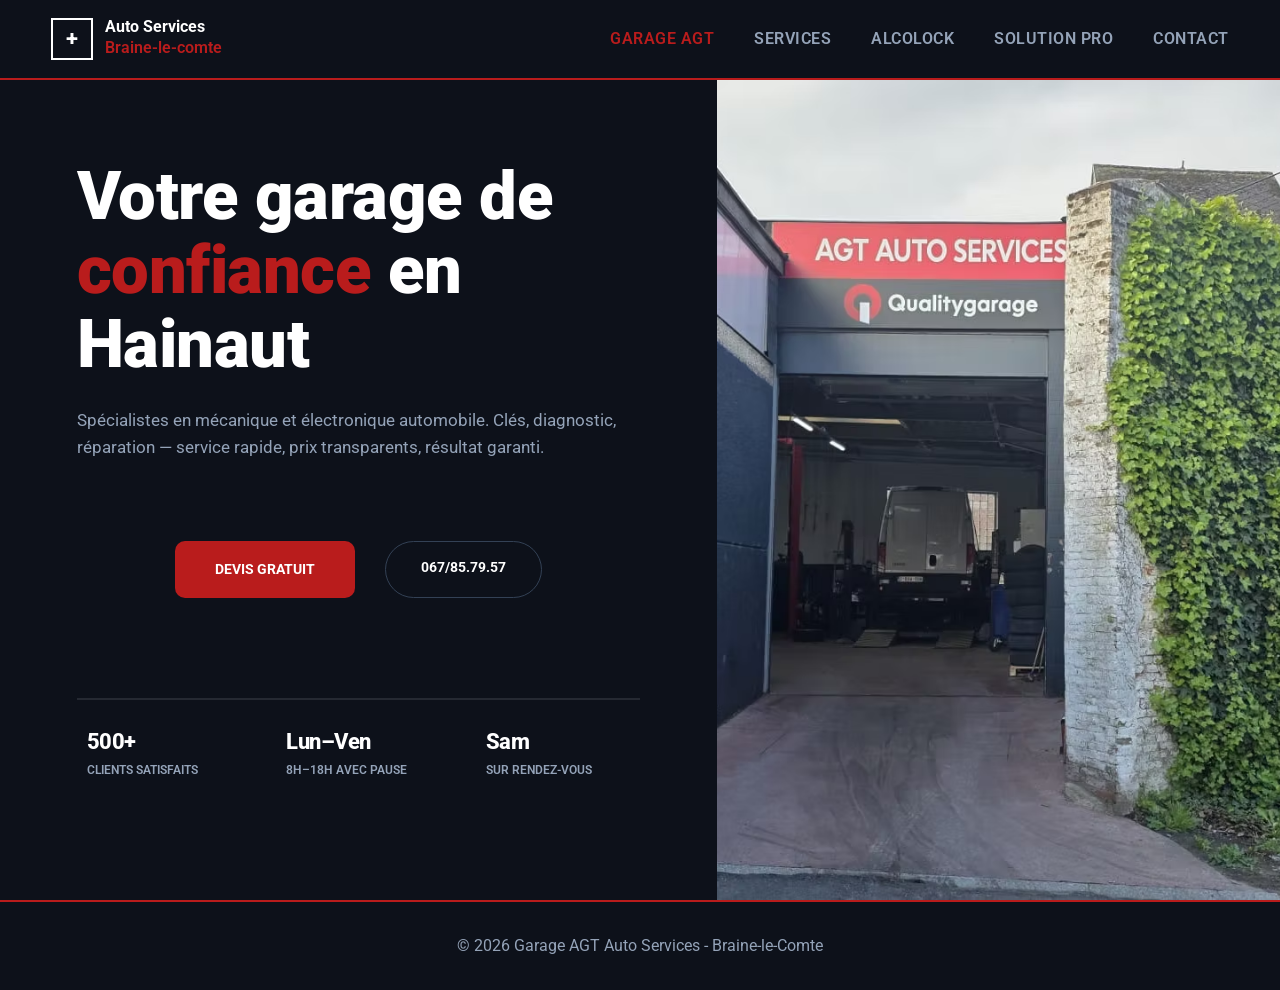
<file: index.html>
<!DOCTYPE html>
<html lang="fr">
<head>
    <meta charset="UTF-8">
    <meta name="viewport" content="width=device-width, initial-scale=1.0">
    <title>Garage AGT Auto Services - Braine-le-Comte</title>
    <link rel="stylesheet" href="style.css">
    <link href="https://fonts.googleapis.com/css2?family=Roboto:wght@300;400;500;700;900&display=swap" rel="stylesheet">
</head>
<body>

    <header>
        <div class="nav-container">
            <div class="brand">
                <div class="logo-box">+</div>
                <div class="brand-text">
                    <div class="brand-name">Auto Services</div>
                    <div class="brand-sub">Braine-le-comte</div>
                </div>
            </div>
            <div class="menu-toggle" id="mobile-menu">
            <span class="bar"></span>
            <span class="bar"></span>
            <span class="bar"></span>
        </div>
            <nav>
                <div class="mobile-nav-header">
                    <div class="brand">
                        <div class="logo-box">+</div>
                        <div class="brand-text">
                            <div class="brand-name">Auto Services</div>
                            <div class="brand-sub">Braine-le-comte</div>
                        </div>
                    </div>
                </div>
                <ul class="nav-list">
                    <li><a href="index.html" class="active">Garage AGT</a></li>
                    <li><a href="services.html">SERVICES</a></li>
                    <li><a href="alcolock.html">ALCOLOCK</a></li>
                    <li><a href="solution-pro.html">SOLUTION PRO</a></li>
                    <li><a href="contact.html">CONTACT</a></li>
                </ul>
            </nav>
        </div>
    </header>

    <main class="hero">
        <div class="hero-content">
            
            <h1>Votre garage de <span>confiance</span> en Hainaut</h1>
            
            <p>Spécialistes en mécanique et électronique automobile. Clés, diagnostic, réparation — service rapide, prix transparents, résultat garanti.</p>
            
            <div class="hero-actions">
                <a href="devis.html" class="btn btn-red">Devis gratuit</a>
                <a href="tel:067857957" class="btn btn-outline">067/85.79.57</a>
            </div>

            <div class="stats-bar">
                <div class="stat-column">
                    <h3>500+</h3>
                    <p>Clients satisfaits</p>
                </div>
                <div class="stat-column">
                    <h3>Lun–Ven</h3>
                    <p>8h–18h avec pause</p>
                </div>
                <div class="stat-column">
                    <h3>Sam</h3>
                    <p>Sur rendez-vous</p>
                </div>
            </div>
        </div>
        
        <div class="hero-visual"></div>
    </main>


<footer>
        <p>&copy; 2026 Garage AGT Auto Services - Braine-le-Comte</p>
    </footer>

   <script>
document.addEventListener('DOMContentLoaded', function() {
    const btn = document.getElementById('mobile-menu');
    const nav = document.querySelector('.nav-container nav');

    if (btn && nav) {
        btn.addEventListener('click', function() {
            console.log("Bouton cliqué !"); // Si ça s'affiche en console, le JS est bon
            nav.classList.toggle('active');
            btn.classList.toggle('is-active');
        });
    } else {
        console.log("Erreur : Bouton ou Nav introuvable dans le HTML");
    }
});
</script>
</body>
</html>
</file>
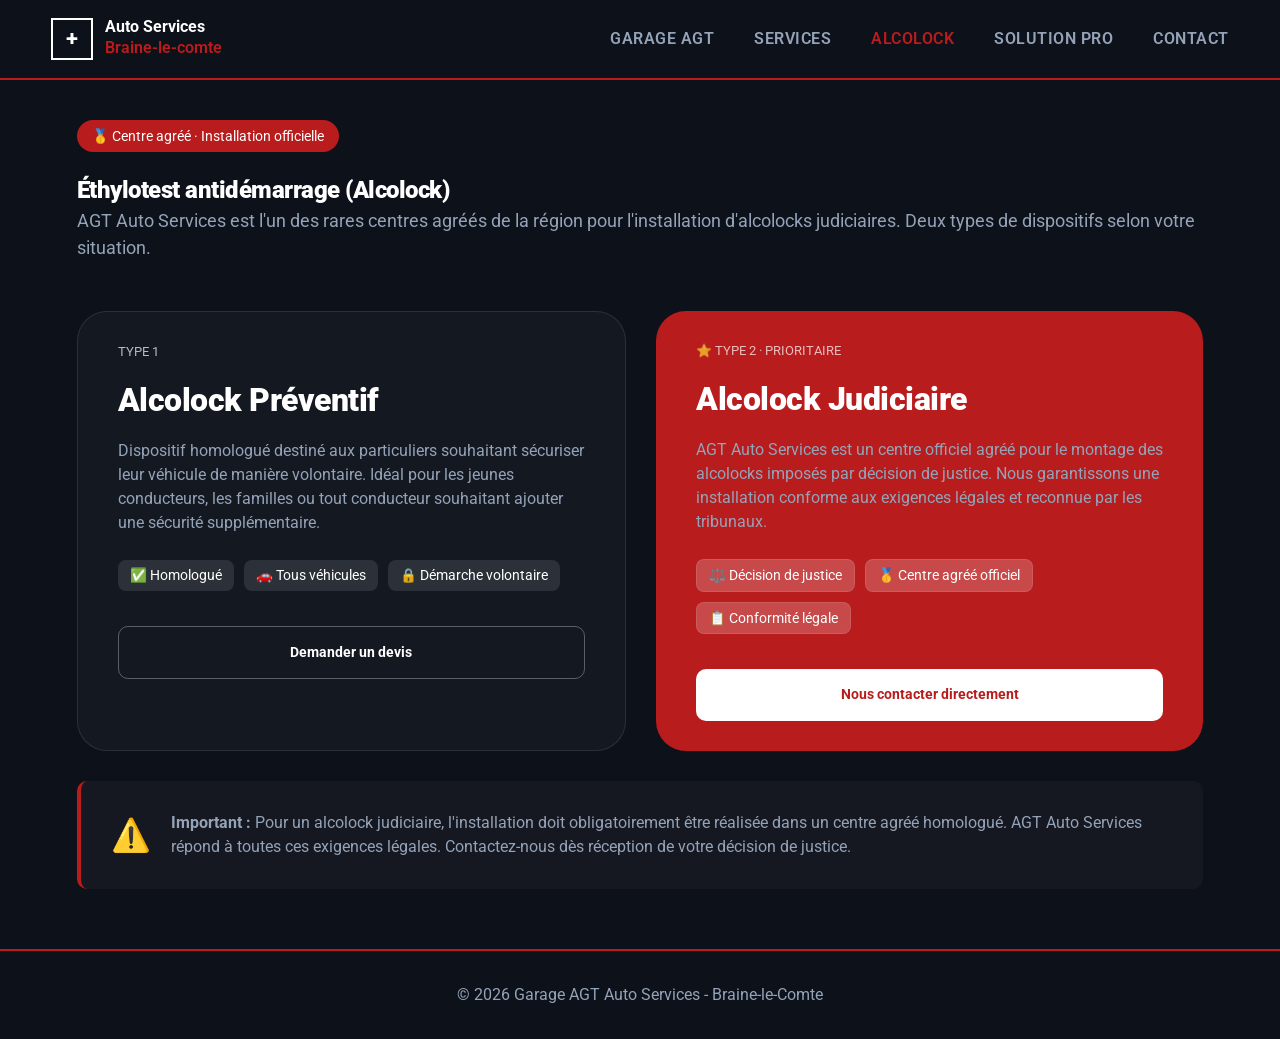
<file: alcolock.html>
<!DOCTYPE html>
<html lang="fr">
<head>
    <meta charset="UTF-8">
    <meta name="viewport" content="width=device-width, initial-scale=1.0">
    <title>Alcolock - Garage AGT</title>
    <link rel="stylesheet" href="style.css">
    <link href="https://fonts.googleapis.com/css2?family=Roboto:wght@300;400;700;900&display=swap" rel="stylesheet">
<body>

    <header>
        <div class="nav-container">
            <div class="brand">
                <div class="logo-box">+</div>
                <div class="brand-text">
                    <div class="brand-name">Auto Services</div>
                    <div class="brand-sub">Braine-le-comte</div>
                </div>
            </div>
            <div class="menu-toggle" id="mobile-menu">
            <span class="bar"></span>
            <span class="bar"></span>
            <span class="bar"></span>
        </div>
            <nav>
                <div class="mobile-nav-header">
                    <div class="brand">
                        <div class="logo-box">+</div>
                        <div class="brand-text">
                            <div class="brand-name">Auto Services</div>
                            <div class="brand-sub">Braine-le-comte</div>
                        </div>
                    </div>
                </div>
                <ul class="nav-list">
                    <li><a href="index.html">Garage AGT</a></li>
                    <li><a href="services.html">SERVICES</a></li>
                    <li><a href="alcolock.html" class="active">ALCOLOCK</a></li>
                    <li><a href="solution-pro.html">SOLUTION PRO</a></li>
                    <li><a href="contact.html">CONTACT</a></li>
                </ul>
            </nav>
        </div>
    </header>

    <main class="alcolock-page">
        <section class="alcolock-header">
            <div class="badge-red">🥇 Centre agréé · Installation officielle</div>
            <h1>Éthylotest antidémarrage (Alcolock)</h1>
            <p class="intro-text">
                AGT Auto Services est l'un des rares centres agréés de la région pour l'installation d'alcolocks judiciaires. 
                Deux types de dispositifs selon votre situation.
            </p>
        </section>

        <section class="alcolock-grid">
            <div class="alcolock-card card-dark">
                <span class="card-type">Type 1</span>
                <h2>Alcolock Préventif</h2>
                <p>Dispositif homologué destiné aux particuliers souhaitant sécuriser leur véhicule de manière volontaire. Idéal pour les jeunes conducteurs, les familles ou tout conducteur souhaitant ajouter une sécurité supplémentaire.</p>
                
                <div class="tags-container">
                    <span class="tag">✅ Homologué</span>
                    <span class="tag">🚗 Tous véhicules</span>
                    <span class="tag">🔒 Démarche volontaire</span>
                </div>
                
                <a href="devis.html" class="btn btn-outline-white">Demander un devis</a>
            </div>

            <div class="alcolock-card card-red">
                <span class="card-type">⭐ Type 2 · Prioritaire</span>
                <h2>Alcolock Judiciaire</h2>
                <p>AGT Auto Services est un centre officiel agréé pour le montage des alcolocks imposés par décision de justice. Nous garantissons une installation conforme aux exigences légales et reconnue par les tribunaux.</p>
                
                <div class="tags-container">
                    <span class="tag-glass">⚖️ Décision de justice</span>
                    <span class="tag-glass">🥇 Centre agréé officiel</span>
                    <span class="tag-glass">📋 Conformité légale</span>
                </div>
                
                <a href="tel:067857957" class="btn btn-white">Nous contacter directement</a>
            </div>
        </section>

        <section class="alcolock-footer">
            <div class="warning-box">
                <span class="warning-icon">⚠️</span>
                <p><strong>Important :</strong> Pour un alcolock judiciaire, l'installation doit obligatoirement être réalisée dans un centre agréé homologué. AGT Auto Services répond à toutes ces exigences légales. Contactez-nous dès réception de votre décision de justice.</p>
            </div>
        </section>
    </main>

<footer>
        <p>&copy; 2026 Garage AGT Auto Services - Braine-le-Comte</p>
    </footer>

<script>
document.addEventListener('DOMContentLoaded', function() {
    const btn = document.getElementById('mobile-menu');
    const nav = document.querySelector('.nav-container nav');

    if (btn && nav) {
        btn.addEventListener('click', function() {
            console.log("Bouton cliqué !"); // Si ça s'affiche en console, le JS est bon
            nav.classList.toggle('active');
            btn.classList.toggle('is-active');
        });
    } else {
        console.log("Erreur : Bouton ou Nav introuvable dans le HTML");
    }
});
</script>
</body>
</html>
</file>
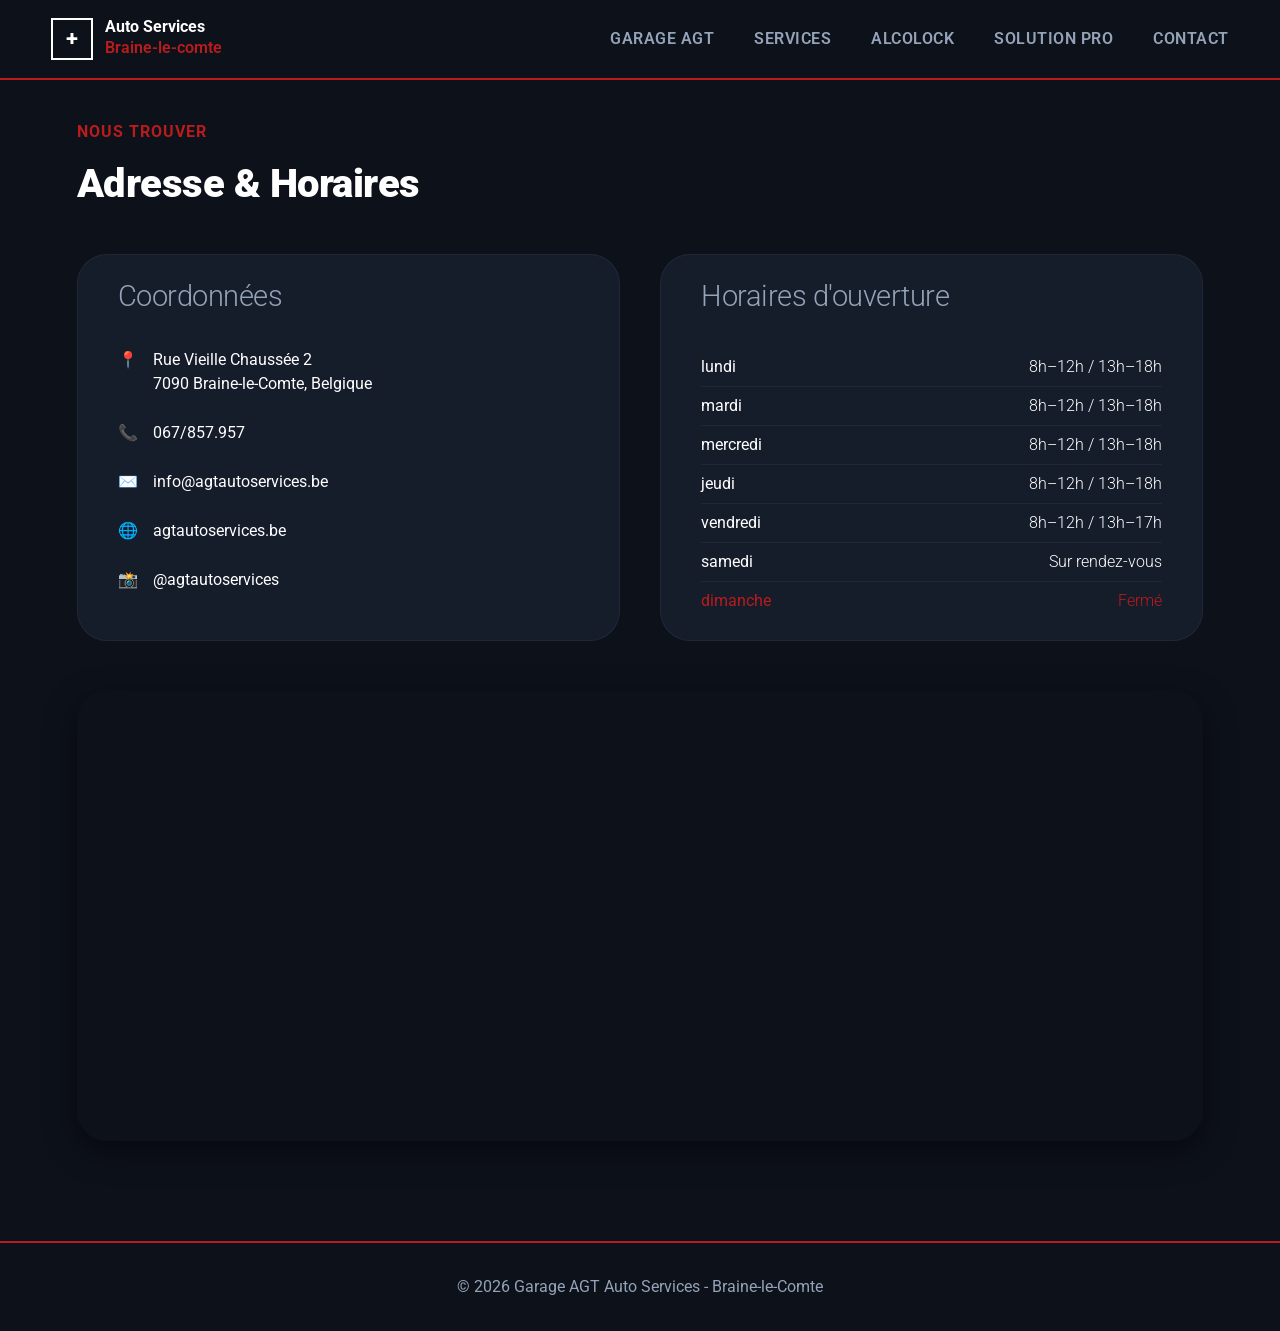
<file: contact.html>
<!DOCTYPE html>
<html lang="fr">
<head>
    <meta charset="UTF-8">
    <meta name="viewport" content="width=device-width, initial-scale=1.0">
    <title>Nous Contacter - Garage AGT</title>
    <link rel="stylesheet" href="style.css">
    <link href="https://fonts.googleapis.com/css2?family=Roboto:wght@300;400;700;900&display=swap" rel="stylesheet">
<body>

    <header>
        <div class="nav-container">
            <div class="brand">
                <div class="logo-box">+</div>
                <div class="brand-text">
                    <div class="brand-name">Auto Services</div>
                    <div class="brand-sub">Braine-le-comte</div>
                </div>
            </div>
            <div class="menu-toggle" id="mobile-menu">
            <span class="bar"></span>
            <span class="bar"></span>
            <span class="bar"></span>
        </div>
            <nav>
                <div class="mobile-nav-header">
                    <div class="brand">
                        <div class="logo-box">+</div>
                        <div class="brand-text">
                            <div class="brand-name">Auto Services</div>
                            <div class="brand-sub">Braine-le-comte</div>
                        </div>
                    </div>
                </div>
                <ul class="nav-list">
                    <li><a href="index.html">Garage AGT</a></li>
                    <li><a href="services.html">SERVICES</a></li>
                    <li><a href="alcolock.html">ALCOLOCK</a></li>
                    <li><a href="solution-pro.html">SOLUTION PRO</a></li>
                    <li><a href="contact.html">CONTACT</a></li>
                </ul>
            </nav>
        </div>
    </header>

<main class="contact-page">
        <section class="contact-header">
            <span class="sub-title">Nous trouver</span>
            <h1>Adresse & Horaires</h1>
        </section>

        <section class="contact-grid">
            <div class="contact-card">
                <h2>Coordonnées</h2>
                <ul class="contact-info-list">
                    <li>
                        <span class="contact-icon">📍</span>
                        <div>Rue Vieille Chaussée 2<br>7090 Braine-le-Comte, Belgique</div>
                    </li>
                    <li>
                        <span class="contact-icon">📞</span>
                        <a href="tel:067857957">067/857.957</a>
                    </li>
                    <li>
                        <span class="contact-icon">✉️</span>
                        <a href="mailto:info@agtautoservices.be">info@agtautoservices.be</a>
                    </li>
                    <li>
                        <span class="contact-icon">🌐</span>
                        <a href="https://agtautoservices.be" target="_blank">agtautoservices.be</a>
                    </li>
                    <li>
                        <span class="contact-icon">📸</span>
                        <a href="https://www.instagram.com/agtautoservices" target="_blank">@agtautoservices</a>
                    </li>
                </ul>
            </div>

            <div class="contact-card">
                <h2>Horaires d'ouverture</h2>
                <table class="hours-table">
                    <tr><td>lundi</td><td>8h–12h / 13h–18h</td></tr>
                    <tr><td>mardi</td><td>8h–12h / 13h–18h</td></tr>
                    <tr><td>mercredi</td><td>8h–12h / 13h–18h</td></tr>
                    <tr><td>jeudi</td><td>8h–12h / 13h–18h</td></tr>
                    <tr><td>vendredi</td><td>8h–12h / 13h–17h</td></tr>
                    <tr><td>samedi</td><td>Sur rendez-vous</td></tr>
                    <tr class="closed"><td>dimanche</td><td>Fermé</td></tr>
                </table>
            </div>
        </section>

       <section class="map-section">
            <iframe 
                src="https://www.google.com/maps/embed?pb=!1m18!1m12!1m3!1d2540.354228945763!2d4.135246777038166!3d50.6014541716223!2m3!1f0!2f0!3f0!3m2!1i1024!2i768!4f13.1!3m3!1m2!1s0x47c2b510f34ed1d3%3A0x6b69d5300d455162!2sRue%20Vieille%20Chauss%C3%A9e%202%2C%207090%20Braine-le-Comte%2C%20Belgique!5e0!3m2!1sfr!2sbe!4v1715673600000!5m2!1sfr!2sbe" 
                width="100%" 
                height="450" 
                style="border:0;" 
                allowfullscreen="" 
                loading="lazy" 
                referrerpolicy="no-referrer-when-downgrade">
            </iframe>
        </section>

    </main>

<footer>
        <p>&copy; 2026 Garage AGT Auto Services - Braine-le-Comte</p>
    </footer>

<script>
document.addEventListener('DOMContentLoaded', function() {
    const btn = document.getElementById('mobile-menu');
    const nav = document.querySelector('.nav-container nav');

    if (btn && nav) {
        btn.addEventListener('click', function() {
            console.log("Bouton cliqué !"); // Si ça s'affiche en console, le JS est bon
            nav.classList.toggle('active');
            btn.classList.toggle('is-active');
        });
    } else {
        console.log("Erreur : Bouton ou Nav introuvable dans le HTML");
    }
});
</script>
</body>
</html>
</file>
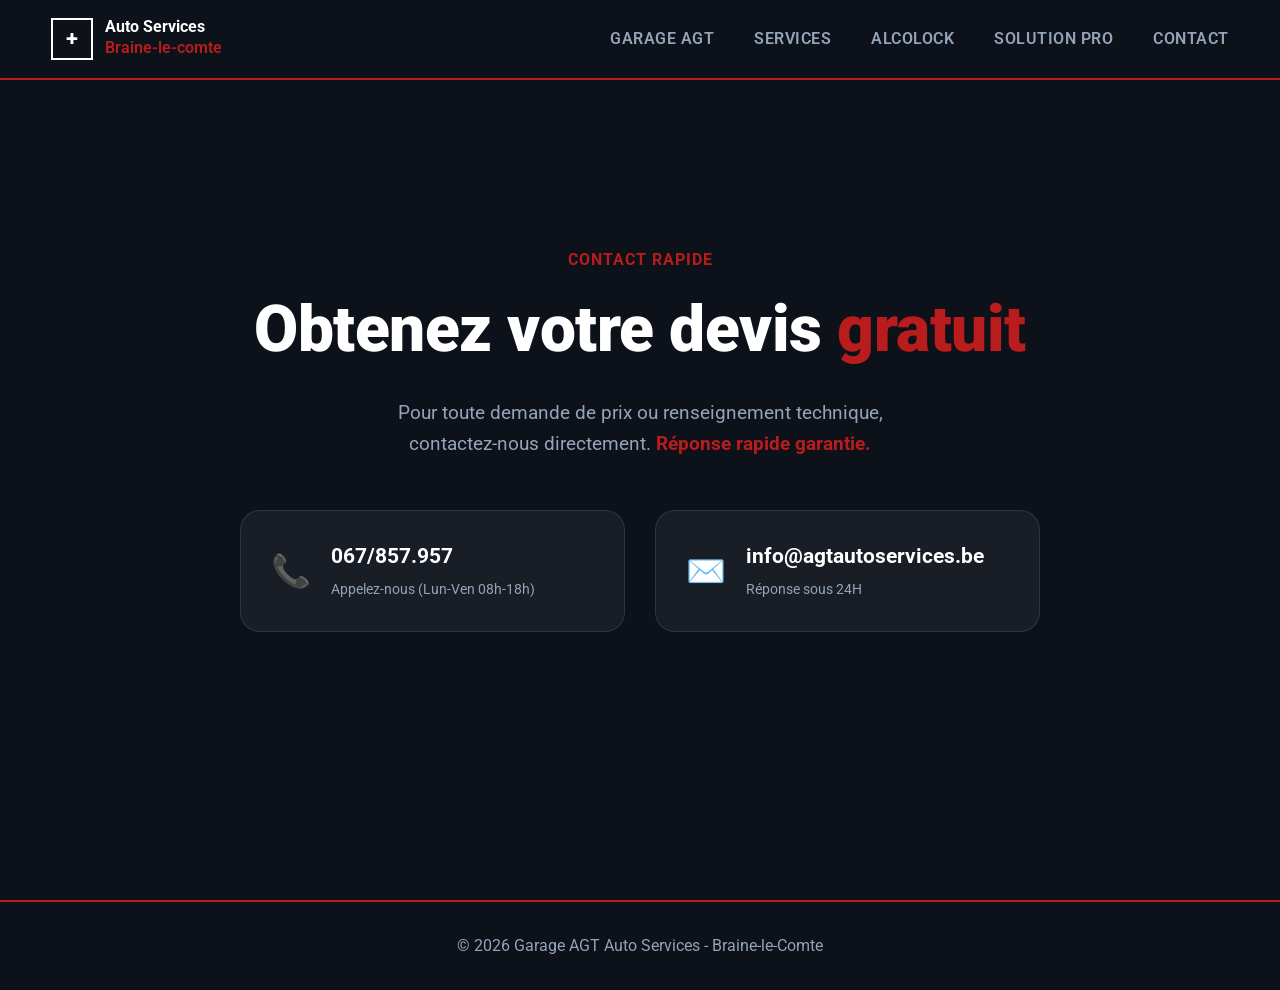
<file: devis.html>
<!DOCTYPE html>
<html lang="fr">
<head>
    <meta charset="UTF-8">
    <meta name="viewport" content="width=device-width, initial-scale=1.0">
    <title>Devis - Garage AGT</title>
    <link rel="stylesheet" href="style.css">
    <link href="https://fonts.googleapis.com/css2?family=Roboto:wght@300;400;700;900&display=swap" rel="stylesheet">
<body>

    <header>
        <div class="nav-container">
            <div class="brand">
                <div class="logo-box">+</div>
                <div class="brand-text">
                    <div class="brand-name">Auto Services</div>
                    <div class="brand-sub">Braine-le-comte</div>
                </div>
            </div>
            <div class="menu-toggle" id="mobile-menu">
            <span class="bar"></span>
            <span class="bar"></span>
            <span class="bar"></span>
        </div>
            <nav>
                <div class="mobile-nav-header">
                    <div class="brand">
                        <div class="logo-box">+</div>
                        <div class="brand-text">
                            <div class="brand-name">Auto Services</div>
                            <div class="brand-sub">Braine-le-comte</div>
                        </div>
                    </div>
                </div>
                <ul class="nav-list">
                    <li><a href="index.html">Garage AGT</a></li>
                    <li><a href="services.html">SERVICES</a></li>
                    <li><a href="alcolock.html">ALCOLOCK</a></li>
                    <li><a href="solution-pro.html">SOLUTION PRO</a></li>
                    <li><a href="contact.html">CONTACT</a></li>
                </ul>
            </nav>
        </div>
    </header>

    <main class="devis-full-page">
        <section class="devis-hero">
            <span class="sub-title">Contact rapide</span>
            <h1>Obtenez votre devis <span>gratuit</span></h1>
            <p class="devis-intro-text">
                Pour toute demande de prix ou renseignement technique, <br>
                contactez-nous directement. <strong>Réponse rapide garantie.</strong>
            </p>

            <div class="contact-boxes-wrapper">
                <a href="tel:067857957" class="contact-box-link">
                    <div class="contact-box">
                        <div class="icon-circle">📞</div>
                        <div class="box-text">
                            <strong>067/857.957</strong>
                            <span>Appelez-nous (Lun-Ven 08h-18h)</span>
                        </div>
                    </div>
                </a>

                <a href="mailto:info@agtautoservices.be" class="contact-box-link">
                    <div class="contact-box">
                        <div class="icon-circle">✉️</div>
                        <div class="box-text">
                            <strong>info@agtautoservices.be</strong>
                            <span>Réponse sous 24H</span>
                        </div>
                    </div>
                </a>
            </div>
        </section>
    </main>

<footer>
        <p>&copy; 2026 Garage AGT Auto Services - Braine-le-Comte</p>
    </footer>

<script>
document.addEventListener('DOMContentLoaded', function() {
    const btn = document.getElementById('mobile-menu');
    const nav = document.querySelector('.nav-container nav');

    if (btn && nav) {
        btn.addEventListener('click', function() {
            console.log("Bouton cliqué !"); // Si ça s'affiche en console, le JS est bon
            nav.classList.toggle('active');
            btn.classList.toggle('is-active');
        });
    } else {
        console.log("Erreur : Bouton ou Nav introuvable dans le HTML");
    }
});
</script>
</body>
</html>
</file>
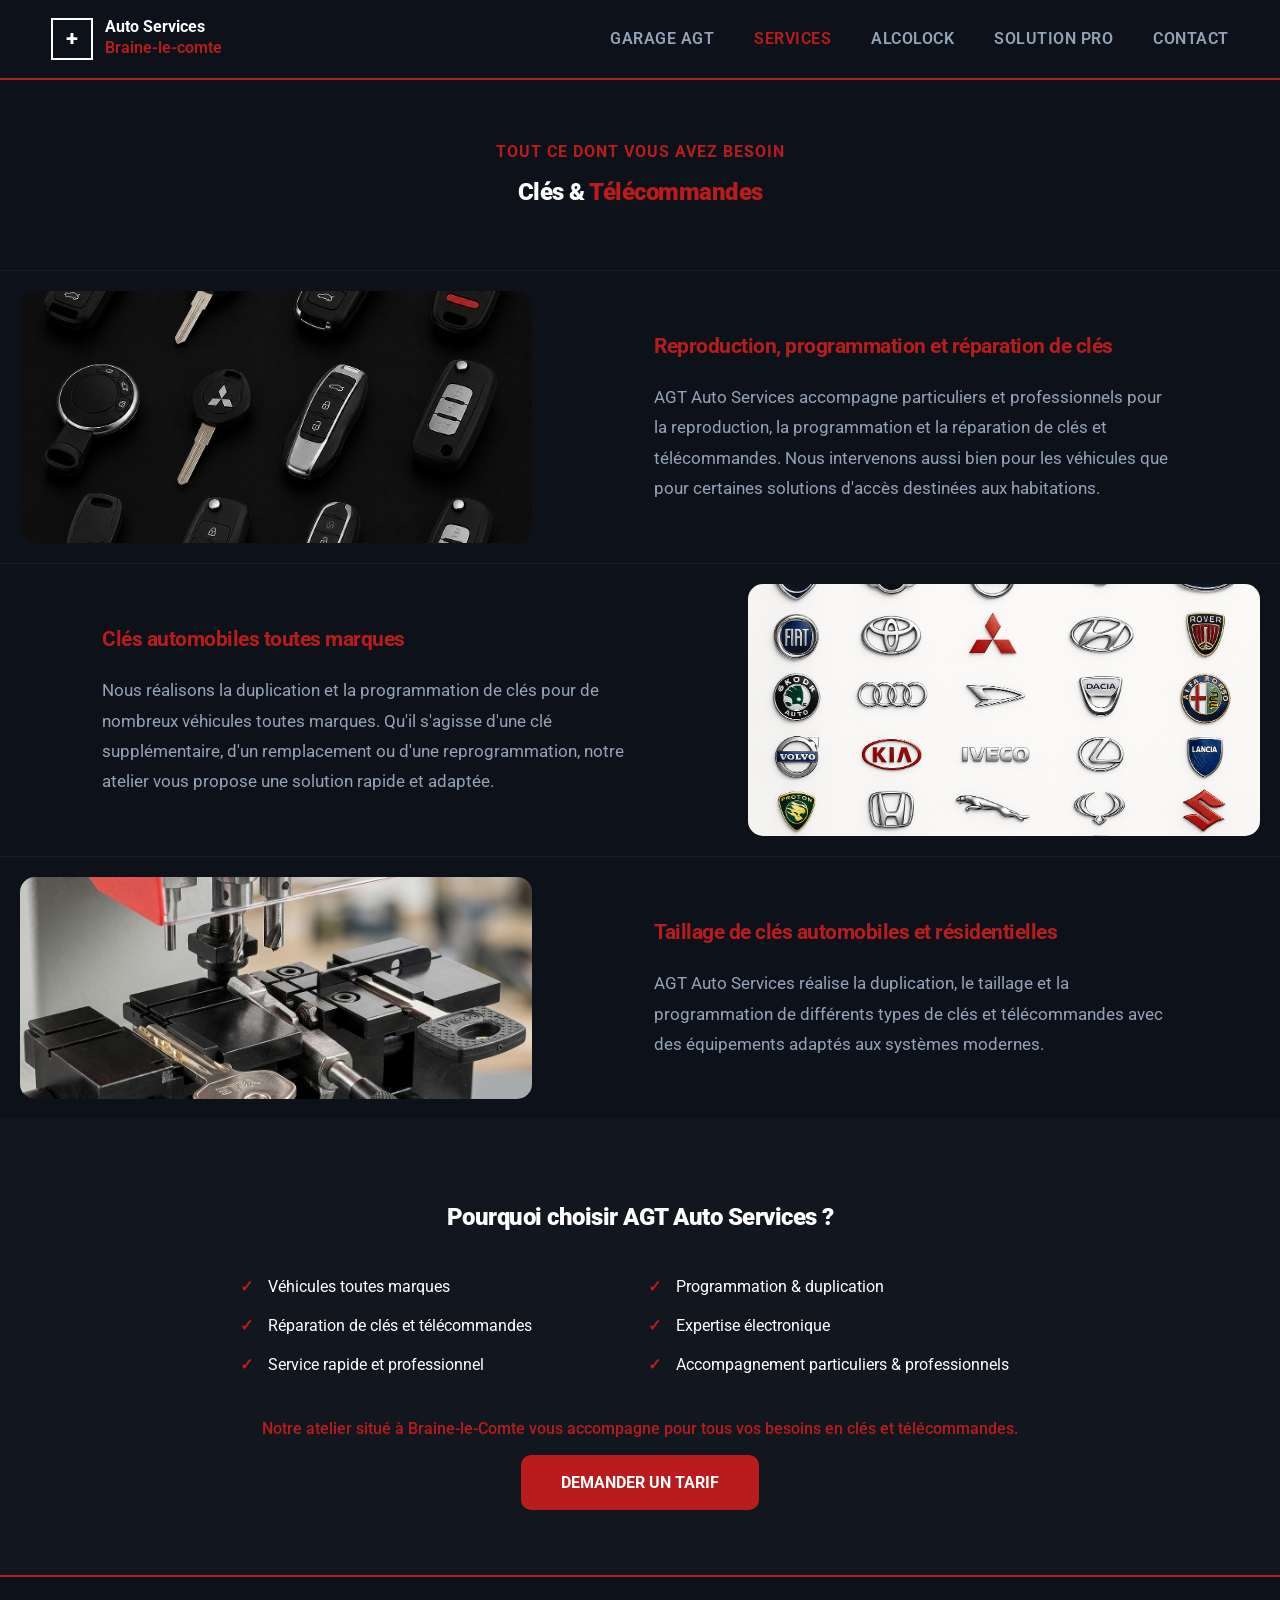
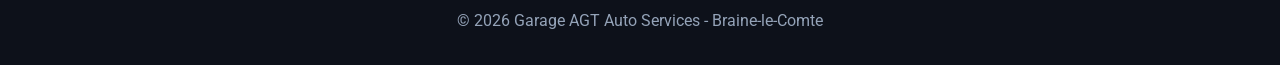
<file: service-cle.html>
<!DOCTYPE html>
<html lang="fr">
<head>
    <meta charset="UTF-8">
    <meta name="viewport" content="width=device-width, initial-scale=1.0">
    <title>Nos Services - Garage AGT</title>
    <link rel="stylesheet" href="style.css">
    <link href="https://fonts.googleapis.com/css2?family=Roboto:wght@300;400;700;900&display=swap" rel="stylesheet">
<body>

    <header>
        <div class="nav-container">
            <div class="brand">
                <div class="logo-box">+</div>
                <div class="brand-text">
                    <div class="brand-name">Auto Services</div>
                    <div class="brand-sub">Braine-le-comte</div>
                </div>
            </div>
            <div class="menu-toggle" id="mobile-menu">
            <span class="bar"></span>
            <span class="bar"></span>
            <span class="bar"></span>
        </div>
            <nav>
                <div class="mobile-nav-header">
                    <div class="brand">
                        <div class="logo-box">+</div>
                        <div class="brand-text">
                            <div class="brand-name">Auto Services</div>
                            <div class="brand-sub">Braine-le-comte</div>
                        </div>
                    </div>
                </div>                
                <ul class="nav-list">
                    <li><a href="index.html">Garage AGT</a></li>
                    <li><a href="services.html" class="active">SERVICES</a></li>
                    <li><a href="alcolock.html">ALCOLOCK</a></li>
                    <li><a href="solution-pro.html">SOLUTION PRO</a></li>
                    <li><a href="contact.html">CONTACT</a></li>
                </ul>
            </nav>
        </div>
    </header>


    <main class="cle-page">
        <section class="cle-header">
            <span class="sub-title">Tout ce dont vous avez besoin</span>
            <h1>Clés & <span>Télécommandes</span></h1>
        </section>

        <section class="cle-section">
            <div class="cle-grid">
                <div class="cle-image img-logos-auto"></div>
                <div class="cle-content">
                    <h2 class="title-red">Reproduction, programmation et réparation de clés</h2>
                    <p>AGT Auto Services accompagne particuliers et professionnels pour la reproduction, la programmation et la réparation de clés et télécommandes. Nous intervenons aussi bien pour les véhicules que pour certaines solutions d'accès destinées aux habitations.</p>
                </div>
            </div>
        </section>

        <section class="cle-section">
            <div class="cle-grid grid-reverse">
                <div class="cle-image img-marques-grid"></div>
                <div class="cle-content">
                    <h2 class="title-red">Clés automobiles toutes marques</h2>
                    <p>Nous réalisons la duplication et la programmation de clés pour de nombreux véhicules toutes marques. Qu'il s'agisse d'une clé supplémentaire, d'un remplacement ou d'une reprogrammation, notre atelier vous propose une solution rapide et adaptée.</p>
                </div>
            </div>
        </section>

        <section class="cle-section">
            <div class="cle-grid">
                <div class="cle-image img-taillage"></div>
                <div class="cle-content">
                    <h2 class="title-red">Taillage de clés automobiles et résidentielles</h2>
                    <p>AGT Auto Services réalise la duplication, le taillage et la programmation de différents types de clés et télécommandes avec des équipements adaptés aux systèmes modernes.</p>
                </div>
            </div>
        </section>

        <section class="cle-pourquoi">
            <div class="container-narrow">
                <h2>Pourquoi choisir <span>AGT Auto Services ?</span></h2>
                <ul class="check-list-pro">
                    <li>Véhicules toutes marques</li>
                    <li>Programmation & duplication</li>
                    <li>Réparation de clés et télécommandes</li>
                    <li>Expertise électronique</li>
                    <li>Service rapide et professionnel</li>
                    <li>Accompagnement particuliers & professionnels</li>
                </ul>
                <p class="location-note">Notre atelier situé à Braine-le-Comte vous accompagne pour tous vos besoins en clés et télécommandes.</p>
                <a href="devis.html" class="btn-red">Demander un tarif</a>
            </div>
        </section>
    </main>


    <footer>
        <p>&copy; 2026 Garage AGT Auto Services - Braine-le-Comte</p>
    </footer>

<script>
document.addEventListener('DOMContentLoaded', function() {
    const btn = document.getElementById('mobile-menu');
    const nav = document.querySelector('.nav-container nav');

    if (btn && nav) {
        btn.addEventListener('click', function() {
            console.log("Bouton cliqué !"); // Si ça s'affiche en console, le JS est bon
            nav.classList.toggle('active');
            btn.classList.toggle('is-active');
        });
    } else {
        console.log("Erreur : Bouton ou Nav introuvable dans le HTML");
    }
});
</script>
</body>
</html>
</file>
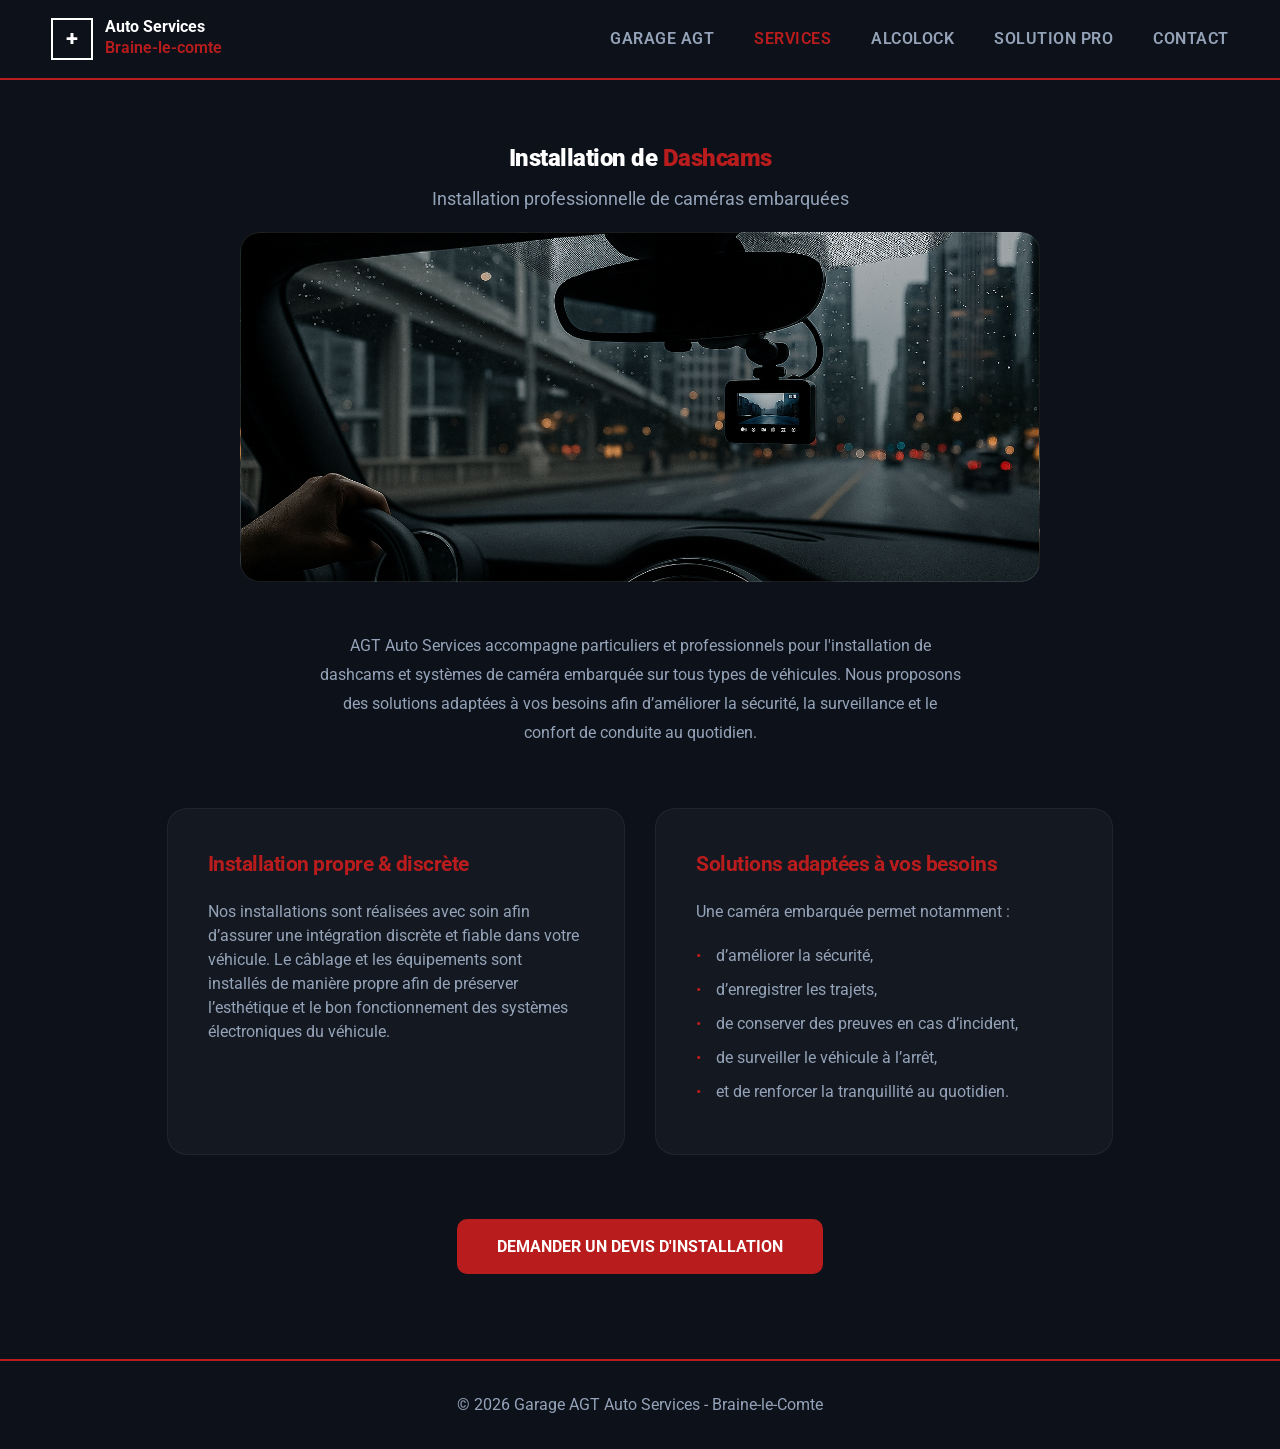
<file: service-dashcam.html>
<!DOCTYPE html>
<html lang="fr">
<head>
    <meta charset="UTF-8">
    <meta name="viewport" content="width=device-width, initial-scale=1.0">
    <title>Nos Services - Garage AGT</title>
    <link rel="stylesheet" href="style.css">
    <link href="https://fonts.googleapis.com/css2?family=Roboto:wght@300;400;700;900&display=swap" rel="stylesheet">
<body>

    <header>
        <div class="nav-container">
            <div class="brand">
                <div class="logo-box">+</div>
                <div class="brand-text">
                    <div class="brand-name">Auto Services</div>
                    <div class="brand-sub">Braine-le-comte</div>
                </div>
            </div>
            <div class="menu-toggle" id="mobile-menu">
            <span class="bar"></span>
            <span class="bar"></span>
            <span class="bar"></span>
        </div>
            <nav>
                <div class="mobile-nav-header">
                    <div class="brand">
                        <div class="logo-box">+</div>
                        <div class="brand-text">
                            <div class="brand-name">Auto Services</div>
                            <div class="brand-sub">Braine-le-comte</div>
                        </div>
                    </div>
                </div>                
                <ul class="nav-list">
                    <li><a href="index.html">Garage AGT</a></li>
                    <li><a href="services.html" class="active">SERVICES</a></li>
                    <li><a href="alcolock.html">ALCOLOCK</a></li>
                    <li><a href="solution-pro.html">SOLUTION PRO</a></li>
                    <li><a href="contact.html">CONTACT</a></li>
                </ul>
            </nav>
        </div>
    </header>



    <main class="dash-page">
        <section class="dash-header">
            <h1>Installation de <span>Dashcams</span></h1>
            <p class="dash-sub">Installation professionnelle de caméras embarquées</p>
        </section>

        <section class="dash-hero">
            <div class="dash-hero-img"></div>
        </section>

        <section class="dash-intro-text">
            <p>AGT Auto Services accompagne particuliers et professionnels pour l'installation de dashcams et systèmes de caméra embarquée sur tous types de véhicules. Nous proposons des solutions adaptées à vos besoins afin d’améliorer la sécurité, la surveillance et le confort de conduite au quotidien.</p>
        </section>

        <section class="dash-details-grid">
            <div class="dash-detail-item">
                <div class="dash-text-box">
                    <h2 class="title-red">Installation propre & discrète</h2>
                    <p>Nos installations sont réalisées avec soin afin d’assurer une intégration discrète et fiable dans votre véhicule. Le câblage et les équipements sont installés de manière propre afin de préserver l’esthétique et le bon fonctionnement des systèmes électroniques du véhicule.</p>
                </div>
            </div>

            <div class="dash-detail-item">
                <div class="dash-text-box">
                    <h2 class="title-red">Solutions adaptées à vos besoins</h2>
                    <p>Une caméra embarquée permet notamment :</p>
                    <ul class="dash-list">
                        <li>d’améliorer la sécurité,</li>
                        <li>d’enregistrer les trajets,</li>
                        <li>de conserver des preuves en cas d’incident,</li>
                        <li>de surveiller le véhicule à l’arrêt,</li>
                        <li>et de renforcer la tranquillité au quotidien.</li>
                    </ul>
                </div>
            </div>
        </section>

        <div class="dash-cta">
            <a href="devis.html" class="btn-red">Demander un devis d'installation</a>
        </div>
    </main>


    <footer>
        <p>&copy; 2026 Garage AGT Auto Services - Braine-le-Comte</p>
    </footer>

<script>
document.addEventListener('DOMContentLoaded', function() {
    const btn = document.getElementById('mobile-menu');
    const nav = document.querySelector('.nav-container nav');

    if (btn && nav) {
        btn.addEventListener('click', function() {
            console.log("Bouton cliqué !"); // Si ça s'affiche en console, le JS est bon
            nav.classList.toggle('active');
            btn.classList.toggle('is-active');
        });
    } else {
        console.log("Erreur : Bouton ou Nav introuvable dans le HTML");
    }
});
</script>
</body>
</html>
</file>
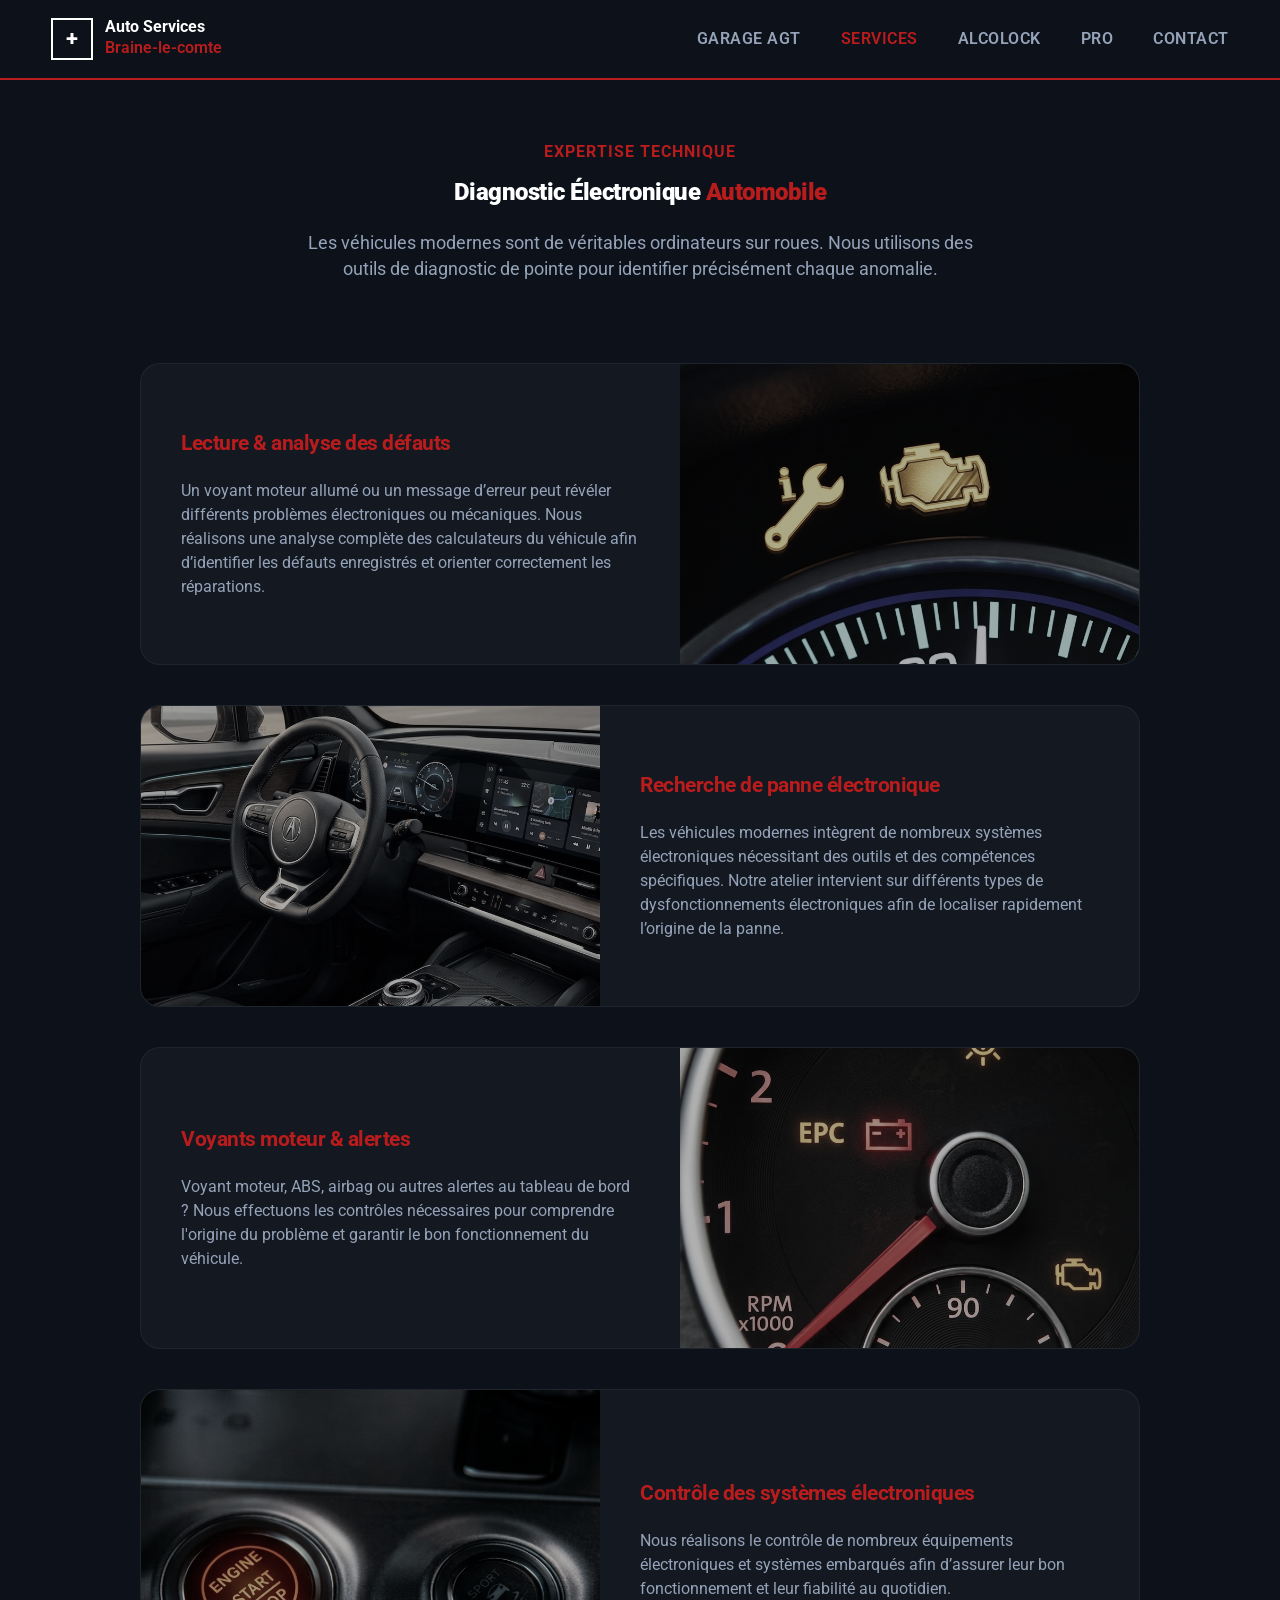
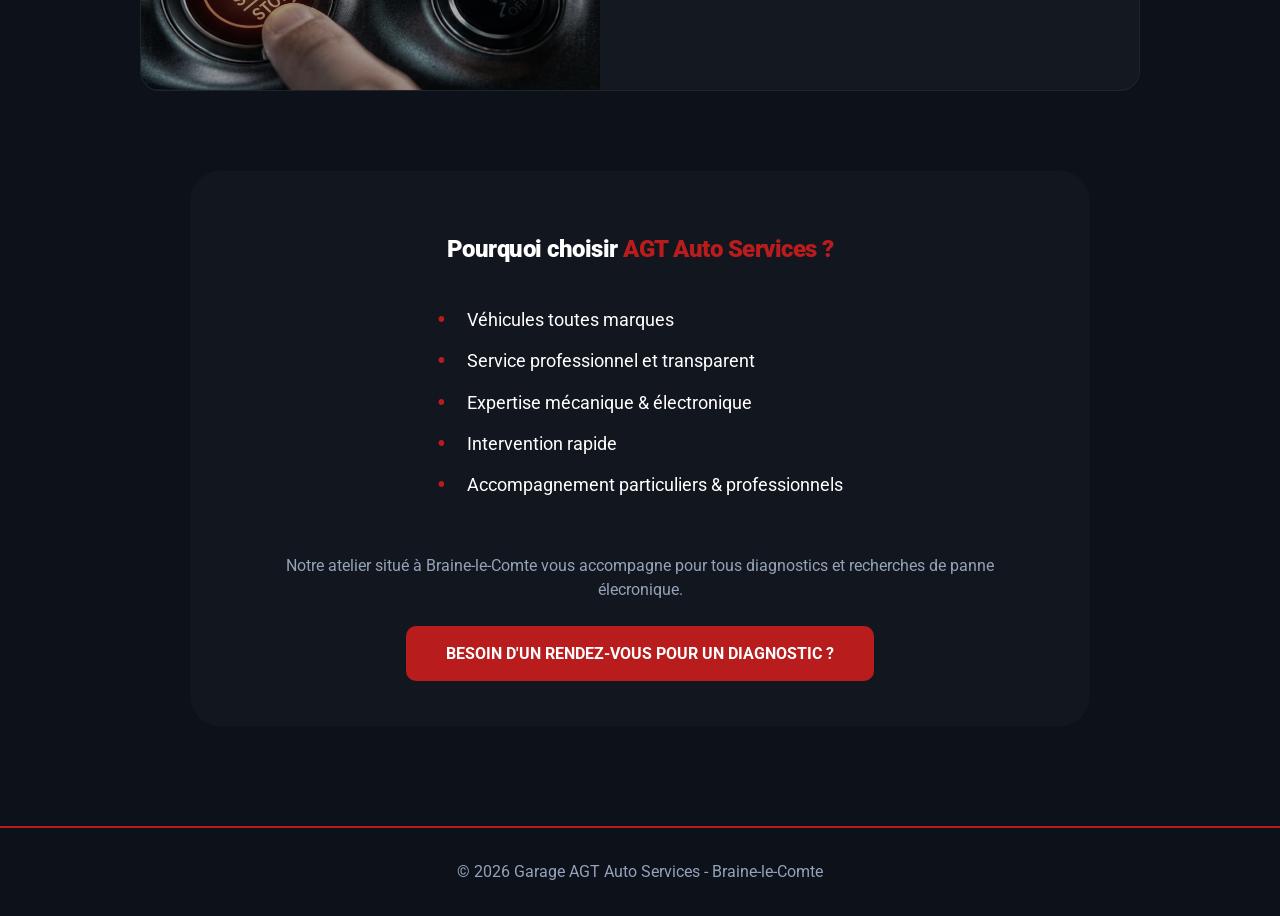
<file: service-diagnostic.html>
<!DOCTYPE html>
<html lang="fr">
<head>
    <meta charset="UTF-8">
    <meta name="viewport" content="width=device-width, initial-scale=1.0">
    <title>Nos Services - Garage AGT</title>
    <link rel="stylesheet" href="style.css">
    <link href="https://fonts.googleapis.com/css2?family=Roboto:wght@300;400;700;900&display=swap" rel="stylesheet">
<body>

    <header>
        <div class="nav-container">
            <div class="brand">
                <div class="logo-box">+</div>
                <div class="brand-text">
                    <div class="brand-name">Auto Services</div>
                    <div class="brand-sub">Braine-le-comte</div>
                </div>
            </div>
            <div class="menu-toggle" id="mobile-menu">
            <span class="bar"></span>
            <span class="bar"></span>
            <span class="bar"></span>
        </div>
            <nav>
                <div class="mobile-nav-header">
                    <div class="brand">
                        <div class="logo-box">+</div>
                        <div class="brand-text">
                            <div class="brand-name">Auto Services</div>
                            <div class="brand-sub">Braine-le-comte</div>
                        </div>
                    </div>
                </div>
                <ul class="nav-list">
                    <li><a href="index.html">Garage AGT</a></li>
                    <li><a href="services.html" class="active">SERVICES</a></li>
                    <li><a href="alcolock.html">ALCOLOCK</a></li>
                    <li><a href="solution-pro.html">SOLUTION PRO</a></li>
                    <li><a href="contact.html">CONTACT</a></li>
                </ul>
            </nav>
        </div>
    </header>

<header>
        <div class="nav-container">
            <div class="brand">
                <div class="logo-box">+</div>
                <div class="brand-text">
                    <div class="brand-name">Auto Services</div>
                    <div class="brand-sub">Braine-le-comte</div>
                </div>
            </div>
            <nav>
                <ul>
                    <li><a href="index.html">Garage AGT</a></li>
                    <li><a href="services.html" class="active">SERVICES</a></li>
                    <li><a href="alcolock.html">ALCOLOCK</a></li>
                    <li><a href="solution-pro.html">PRO</a></li>
                    <li><a href="contact.html">CONTACT</a></li>
                </ul>
            </nav>
        </div>
    </header>

    <main class="diag-page">
        <section class="diag-header">
            <span class="sub-title">Expertise Technique</span>
            <h1>Diagnostic Électronique <span>Automobile</span></h1>
            <p class="diag-intro">
                Les véhicules modernes sont de véritables ordinateurs sur roues. 
                Nous utilisons des outils de diagnostic de pointe pour identifier précisément chaque anomalie.
            </p>
        </section>

        <section class="diag-grid">
            <div class="diag-card">
                <div class="diag-content">
                    <h2 class="title-red">Lecture & analyse des défauts</h2>
                    <p>Un voyant moteur allumé ou un message d’erreur peut révéler différents problèmes électroniques ou mécaniques.
Nous réalisons une analyse complète des calculateurs du véhicule afin d’identifier les défauts enregistrés et orienter correctement les réparations.</p>
                </div>
                <div class="diag-image img-voyant"></div>
            </div>

            <div class="diag-card card-reverse">
                <div class="diag-content">
                    <h2 class="title-red">Recherche de panne électronique</h2>
                    <p>Les véhicules modernes intègrent de nombreux systèmes électroniques nécessitant des outils et des compétences spécifiques.
Notre atelier intervient sur différents types de dysfonctionnements électroniques afin de localiser rapidement l’origine de la panne.</p>
                </div>
                <div class="diag-image img-recherche"></div>
            </div>

            <div class="diag-card">
                <div class="diag-content">
                    <h2 class="title-red">Voyants moteur & alertes</h2>
                    <p>Voyant moteur, ABS, airbag ou autres alertes au tableau de bord ? Nous effectuons les contrôles nécessaires pour comprendre l'origine du problème et garantir le bon fonctionnement du véhicule.</p>
                </div>
                <div class="diag-image img-tableau"></div>
            </div>

            <div class="diag-card card-reverse">
                <div class="diag-content">
                    <h2 class="title-red">Contrôle des systèmes électroniques</h2>
                    <p>Nous réalisons le contrôle de nombreux équipements électroniques et systèmes embarqués afin d’assurer leur bon fonctionnement et leur fiabilité au quotidien.</p>
                </div>
                <div class="diag-image img-engine"></div>
            </div>
        </section>

        <div class="diag-cta">
             <section class="mecanique-pourquoi">
            <h2>Pourquoi choisir <span>AGT Auto Services ?</span></h2>
            <ul class="check-list">
                <li>Véhicules toutes marques</li>
                <li>Service professionnel et transparent</li>
                <li>Expertise mécanique & électronique</li>
                <li>Intervention rapide</li>
                <li>Accompagnement particuliers & professionnels</li>
            </ul>
            <p class="footer-text">Notre atelier situé à Braine-le-Comte vous accompagne pour tous diagnostics et recherches de panne élecronique.</p>
            <div class="cta-mecanique">
                <a href="contact.html" class="btn-red">Besoin d'un rendez-vous pour un diagnostic ?</a>
            </div>
        </section>
        </div>
    </main>


    <footer>
        <p>&copy; 2026 Garage AGT Auto Services - Braine-le-Comte</p>
    </footer>

<script>
document.addEventListener('DOMContentLoaded', function() {
    const btn = document.getElementById('mobile-menu');
    const nav = document.querySelector('.nav-container nav');

    if (btn && nav) {
        btn.addEventListener('click', function() {
            console.log("Bouton cliqué !"); // Si ça s'affiche en console, le JS est bon
            nav.classList.toggle('active');
            btn.classList.toggle('is-active');
        });
    } else {
        console.log("Erreur : Bouton ou Nav introuvable dans le HTML");
    }
});
</script>
</body>
</html>
</file>
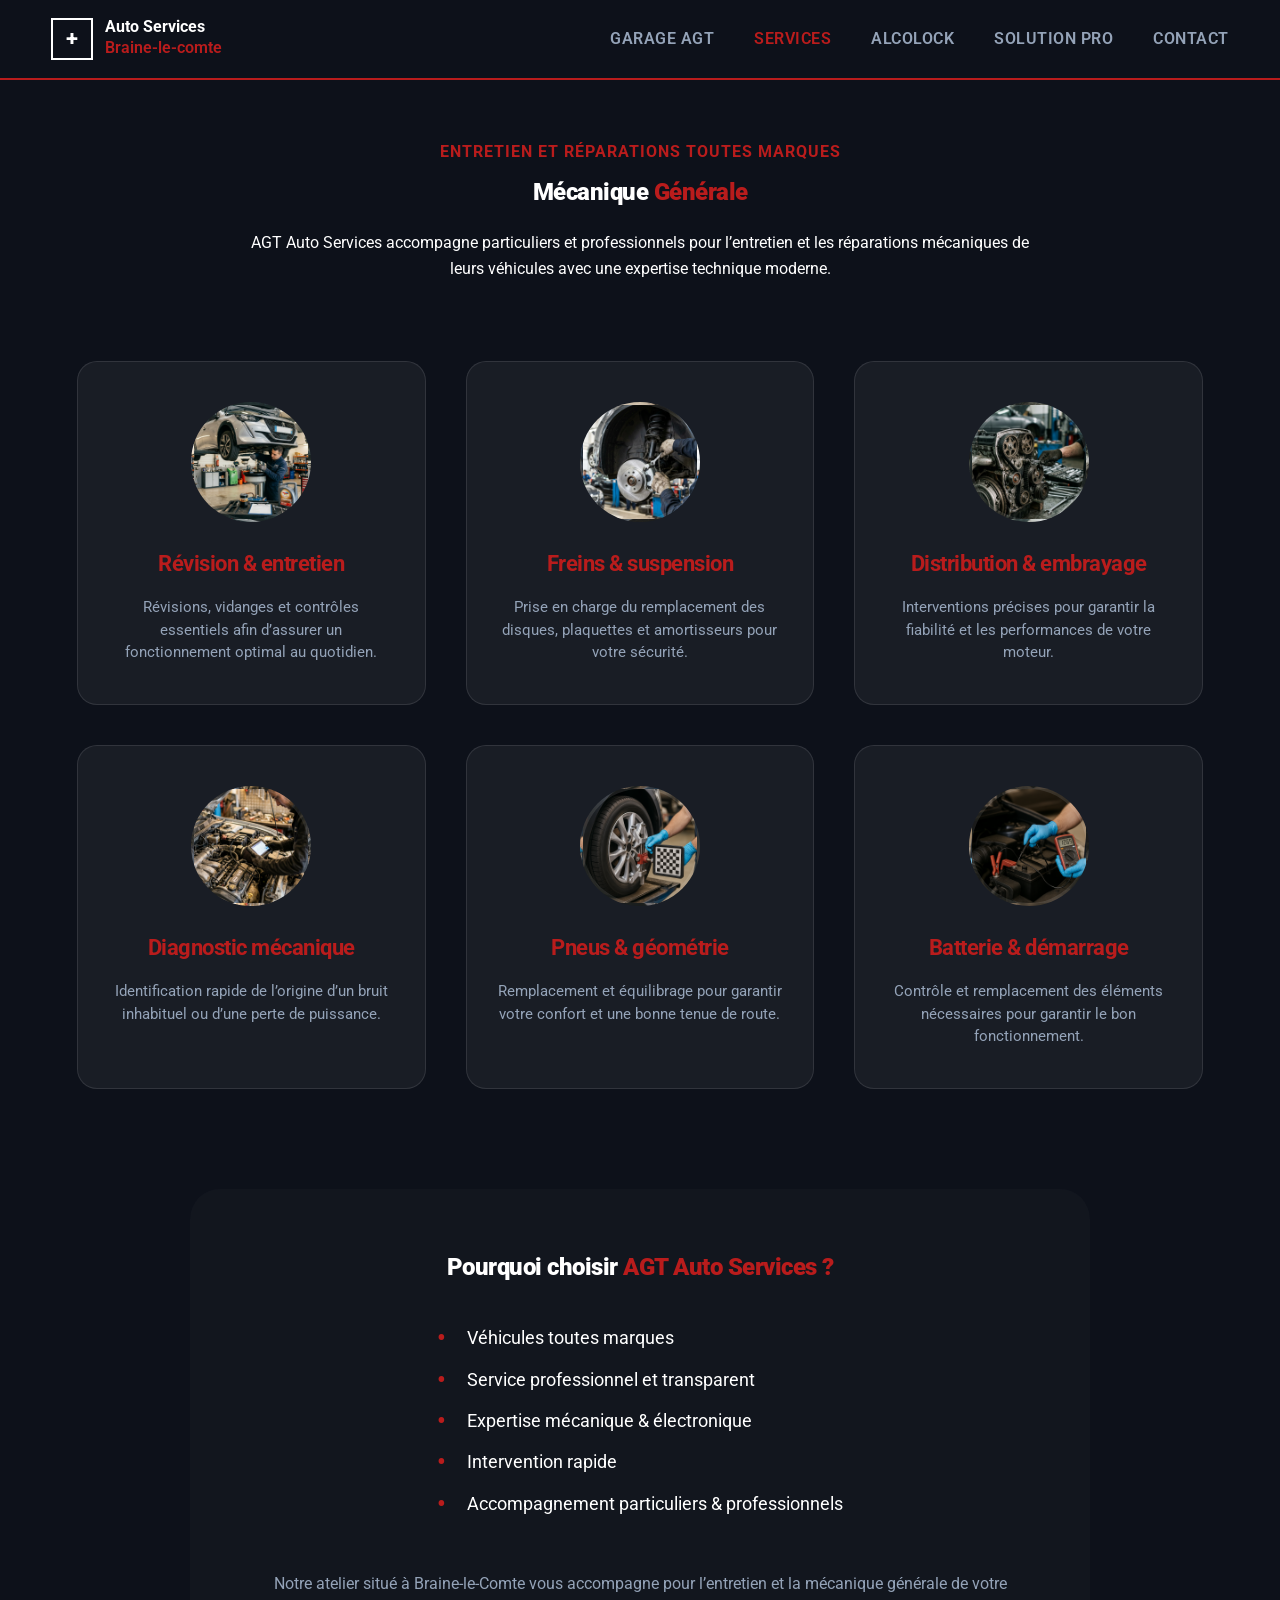
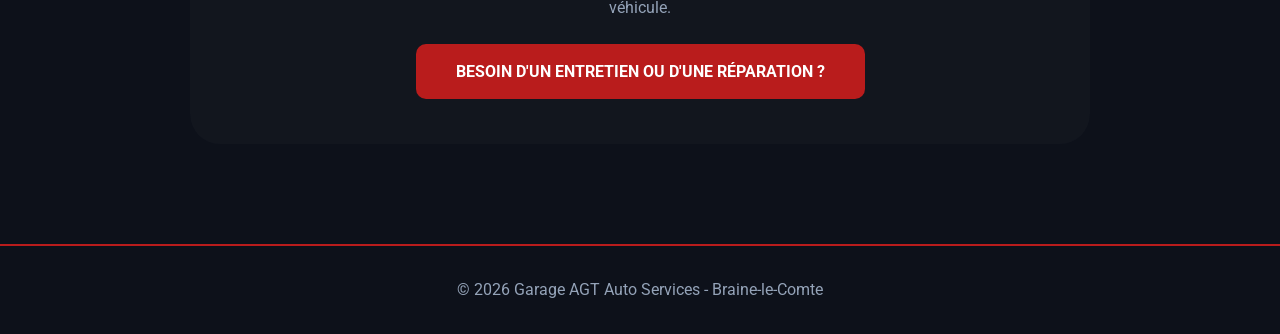
<file: service-mecanique.html>
<!DOCTYPE html>
<html lang="fr">
<head>
    <meta charset="UTF-8">
    <meta name="viewport" content="width=device-width, initial-scale=1.0">
    <title>Nos Services - Garage AGT</title>
    <link rel="stylesheet" href="style.css">
    <link href="https://fonts.googleapis.com/css2?family=Roboto:wght@300;400;700;900&display=swap" rel="stylesheet">
<body>

    <header>
        <div class="nav-container">
            <div class="brand">
                <div class="logo-box">+</div>
                <div class="brand-text">
                    <div class="brand-name">Auto Services</div>
                    <div class="brand-sub">Braine-le-comte</div>
                </div>
            </div>
            <div class="menu-toggle" id="mobile-menu">
            <span class="bar"></span>
            <span class="bar"></span>
            <span class="bar"></span>
        </div>
            <nav>
                <div class="mobile-nav-header">
                    <div class="brand">
                        <div class="logo-box">+</div>
                        <div class="brand-text">
                            <div class="brand-name">Auto Services</div>
                            <div class="brand-sub">Braine-le-comte</div>
                        </div>
                    </div>
                </div>
              <ul class="nav-list">
                    <li><a href="index.html">Garage AGT</a></li>
                    <li><a href="services.html" class="active">SERVICES</a></li>
                    <li><a href="alcolock.html">ALCOLOCK</a></li>
                    <li><a href="solution-pro.html">SOLUTION PRO</a></li>
                    <li><a href="contact.html">CONTACT</a></li>
                </ul>
            </nav>
        </div>
    </header>


    <main class="mecanique-page">
        <section class="mecanique-header">
            <span class="sub-title">Entretien et réparations toutes marques</span>
            <h1>Mécanique <span>Générale</span></h1>
            <p class="mecanique-intro">
                AGT Auto Services accompagne particuliers et professionnels pour l’entretien et les réparations mécaniques de leurs véhicules avec une expertise technique moderne.
            </p>
        </section>

        <section class="mecanique-grid">
            <div class="meca-card">
                <div class="meca-circle img-entretien"></div>
                <h2>Révision & entretien</h2>
                <p>Révisions, vidanges et contrôles essentiels afin d’assurer un fonctionnement optimal au quotidien.</p>
            </div>

            <div class="meca-card">
                <div class="meca-circle img-freins"></div>
                <h2>Freins & suspension</h2>
                <p>Prise en charge du remplacement des disques, plaquettes et amortisseurs pour votre sécurité.</p>
            </div>

            <div class="meca-card">
                <div class="meca-circle img-distribution"></div>
                <h2>Distribution & embrayage</h2>
                <p>Interventions précises pour garantir la fiabilité et les performances de votre moteur.</p>
            </div>

            <div class="meca-card">
                <div class="meca-circle img-diag"></div>
                <h2>Diagnostic mécanique</h2>
                <p>Identification rapide de l’origine d’un bruit inhabituel ou d’une perte de puissance.</p>
            </div>

            <div class="meca-card">
                <div class="meca-circle img-pneus"></div>
                <h2>Pneus & géométrie</h2>
                <p>Remplacement et équilibrage pour garantir votre confort et une bonne tenue de route.</p>
            </div>

            <div class="meca-card">
                <div class="meca-circle img-batterie"></div>
                <h2>Batterie & démarrage</h2>
                <p>Contrôle et remplacement des éléments nécessaires pour garantir le bon fonctionnement.</p>
            </div>
        </section>

        <section class="mecanique-pourquoi">
            <h2>Pourquoi choisir <span>AGT Auto Services ?</span></h2>
            <ul class="check-list">
                <li>Véhicules toutes marques</li>
                <li>Service professionnel et transparent</li>
                <li>Expertise mécanique & électronique</li>
                <li>Intervention rapide</li>
                <li>Accompagnement particuliers & professionnels</li>
            </ul>
            <p class="footer-text">Notre atelier situé à Braine-le-Comte vous accompagne pour l’entretien et la mécanique générale de votre véhicule.</p>
            <div class="cta-mecanique">
                <a href="contact.html" class="btn-red">Besoin d'un entretien ou d'une réparation ?</a>
            </div>
        </section>
    </main>


    <footer>
        <p>&copy; 2026 Garage AGT Auto Services - Braine-le-Comte</p>
    </footer>

<script>
document.addEventListener('DOMContentLoaded', function() {
    const btn = document.getElementById('mobile-menu');
    const nav = document.querySelector('.nav-container nav');

    if (btn && nav) {
        btn.addEventListener('click', function() {
            console.log("Bouton cliqué !"); // Si ça s'affiche en console, le JS est bon
            nav.classList.toggle('active');
            btn.classList.toggle('is-active');
        });
    } else {
        console.log("Erreur : Bouton ou Nav introuvable dans le HTML");
    }
});
</script>
</body>
</html>
</file>
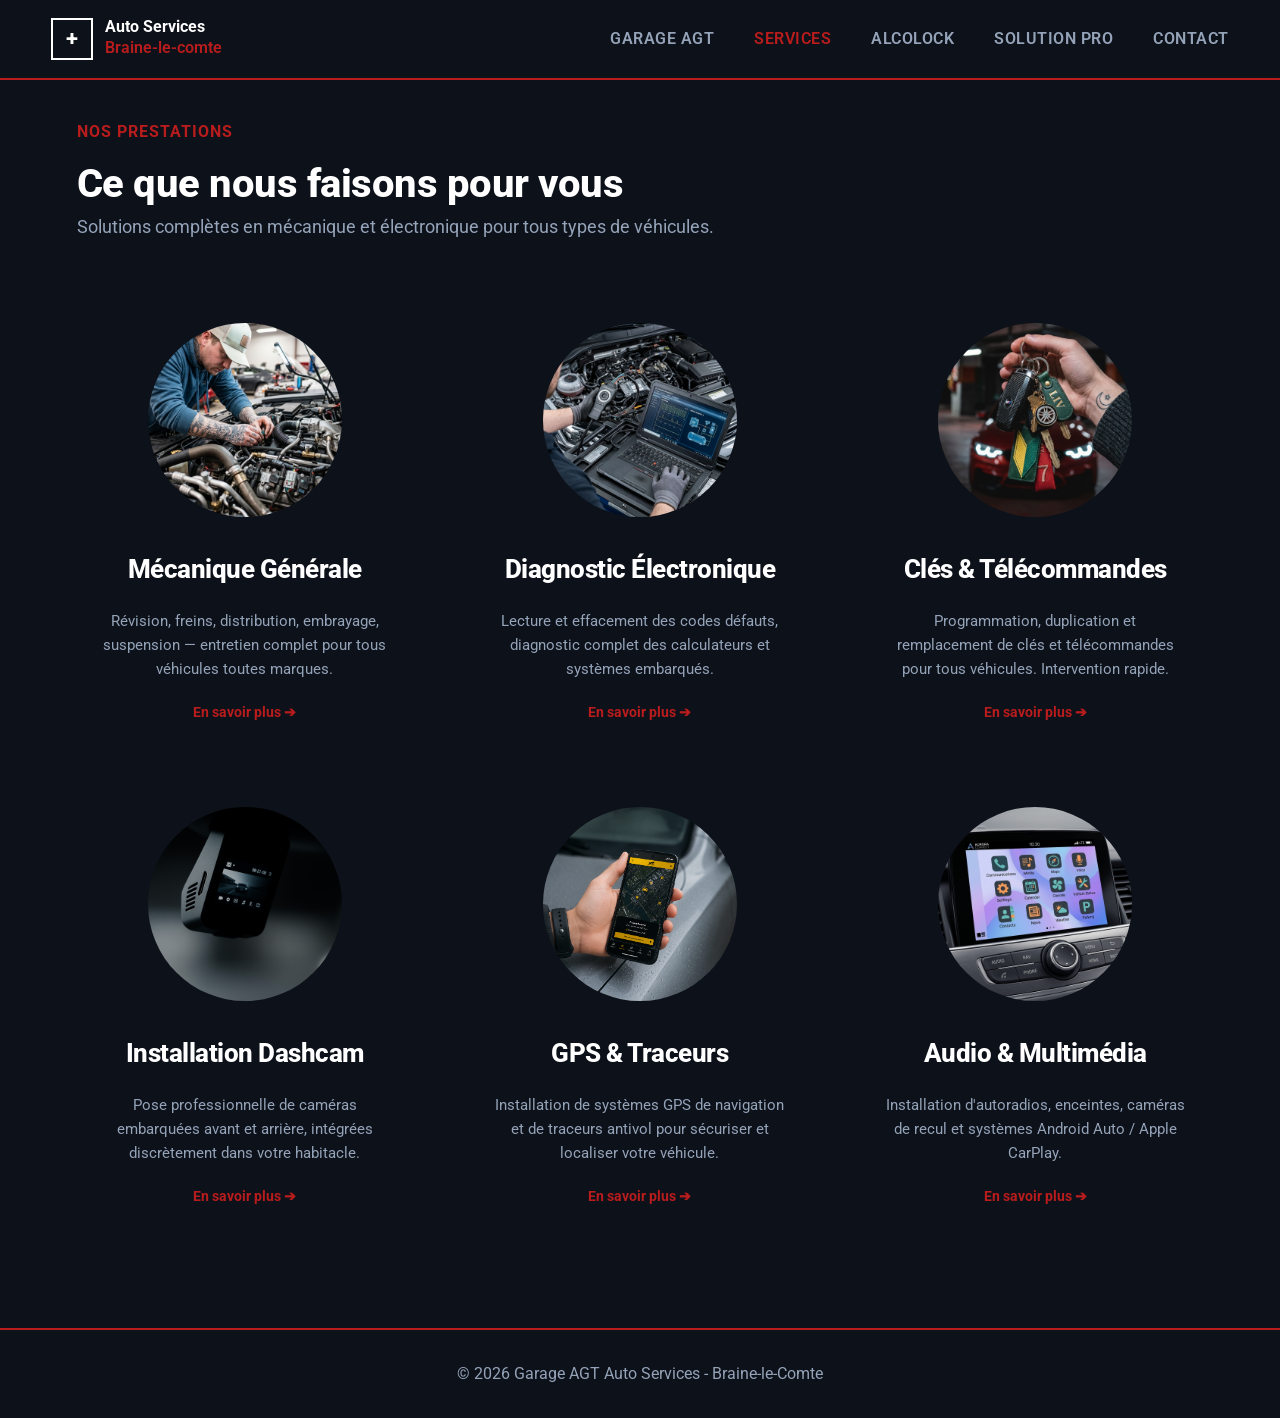
<file: services.html>
<!DOCTYPE html>
<html lang="fr">
<head>
    <meta charset="UTF-8">
    <meta name="viewport" content="width=device-width, initial-scale=1.0">
    <title>Nos Services - Garage AGT</title>
    <link rel="stylesheet" href="style.css">
    <link href="https://fonts.googleapis.com/css2?family=Roboto:wght@300;400;700;900&display=swap" rel="stylesheet">
<body>

    <header>
        <div class="nav-container">
            <div class="brand">
                <div class="logo-box">+</div>
                <div class="brand-text">
                    <div class="brand-name">Auto Services</div>
                    <div class="brand-sub">Braine-le-comte</div>
                </div>
            </div>
            <div class="menu-toggle" id="mobile-menu">
            <span class="bar"></span>
            <span class="bar"></span>
            <span class="bar"></span>
        </div>
            <nav>
                <div class="mobile-nav-header">
                    <div class="brand">
                        <div class="logo-box">+</div>
                        <div class="brand-text">
                            <div class="brand-name">Auto Services</div>
                            <div class="brand-sub">Braine-le-comte</div>
                        </div>
                    </div>
                </div>
                <ul class="nav-list">
                    <li><a href="index.html">Garage AGT</a></li>
                    <li><a href="services.html" class="active">SERVICES</a></li>
                    <li><a href="alcolock.html">ALCOLOCK</a></li>
                    <li><a href="solution-pro.html">SOLUTION PRO</a></li>
                    <li><a href="contact.html">CONTACT</a></li>
                </ul>
            </nav>
        </div>
    </header>

    <main class="services-page">
        <section class="services-header">
            <span class="sub-title">Nos prestations</span>
            <h1>Ce que nous faisons pour vous</h1>
            <p class="intro-text">Solutions complètes en mécanique et électronique pour tous types de véhicules.</p>
        </section>

        <section class="services-grid-page">
            <!-- Service 1 -->
            <div class="service-item">
                <div class="image-circle">
                    <img src="images/mecanique.png" alt="Mécanique Générale">
                </div>
                <h3>Mécanique Générale</h3>
                <p>Révision, freins, distribution, embrayage, suspension — entretien complet pour tous véhicules toutes marques.</p>
                <a href="service-mecanique.html" class="link-more">En savoir plus ➔</a>
            </div>

            <!-- Service 2 -->
            <div class="service-item">
                <div class="image-circle">
                    <img src="images/diagnostic.png" alt="Diagnostic Électronique">
                </div>
                <h3>Diagnostic Électronique</h3>
                <p>Lecture et effacement des codes défauts, diagnostic complet des calculateurs et systèmes embarqués.</p>
                <a href="service-diagnostic.html" class="link-more">En savoir plus ➔</a>
            </div>

            <!-- Service 3 -->
            <div class="service-item">
                <div class="image-circle">
                    <img src="images/cles.png" alt="Clés et Télécommandes">
                </div>
                <h3>Clés & Télécommandes</h3>
                <p>Programmation, duplication et remplacement de clés et télécommandes pour tous véhicules. Intervention rapide.</p>
                <a href="service-cle.html" class="link-more">En savoir plus ➔</a>
            </div>

            <!-- Service 4 -->
            <div class="service-item">
                <div class="image-circle">
                    <img src="images/dashcam.png" alt="Installation Dashcam">
                </div>
                <h3>Installation Dashcam</h3>
                <p>Pose professionnelle de caméras embarquées avant et arrière, intégrées discrètement dans votre habitacle.</p>
                <a href="service-dashcam.html" class="link-more">En savoir plus ➔</a>
            </div>

            <!-- Service 5 -->
            <div class="service-item">
                <div class="image-circle">
                    <img src="images/gps.png" alt="GPS & Traceurs">
                </div>
                <h3>GPS & Traceurs</h3>
                <p>Installation de systèmes GPS de navigation et de traceurs antivol pour sécuriser et localiser votre véhicule.</p>
                <a href="#" class="link-more">En savoir plus ➔</a>
            </div>

            <!-- Service 6 -->
            <div class="service-item">
                <div class="image-circle">
                    <img src="images/audio.png" alt="Audio & Multimédia">
                </div>
                <h3>Audio & Multimédia</h3>
                <p>Installation d'autoradios, enceintes, caméras de recul et systèmes Android Auto / Apple CarPlay.</p>
                <a href="#" class="link-more">En savoir plus ➔</a>
            </div>

        </section>
    </main>

<footer>
        <p>&copy; 2026 Garage AGT Auto Services - Braine-le-Comte</p>
    </footer>

<script>
document.addEventListener('DOMContentLoaded', function() {
    const btn = document.getElementById('mobile-menu');
    const nav = document.querySelector('.nav-container nav');

    if (btn && nav) {
        btn.addEventListener('click', function() {
            console.log("Bouton cliqué !"); // Si ça s'affiche en console, le JS est bon
            nav.classList.toggle('active');
            btn.classList.toggle('is-active');
        });
    } else {
        console.log("Erreur : Bouton ou Nav introuvable dans le HTML");
    }
});
</script>
</body>
</html>
</file>
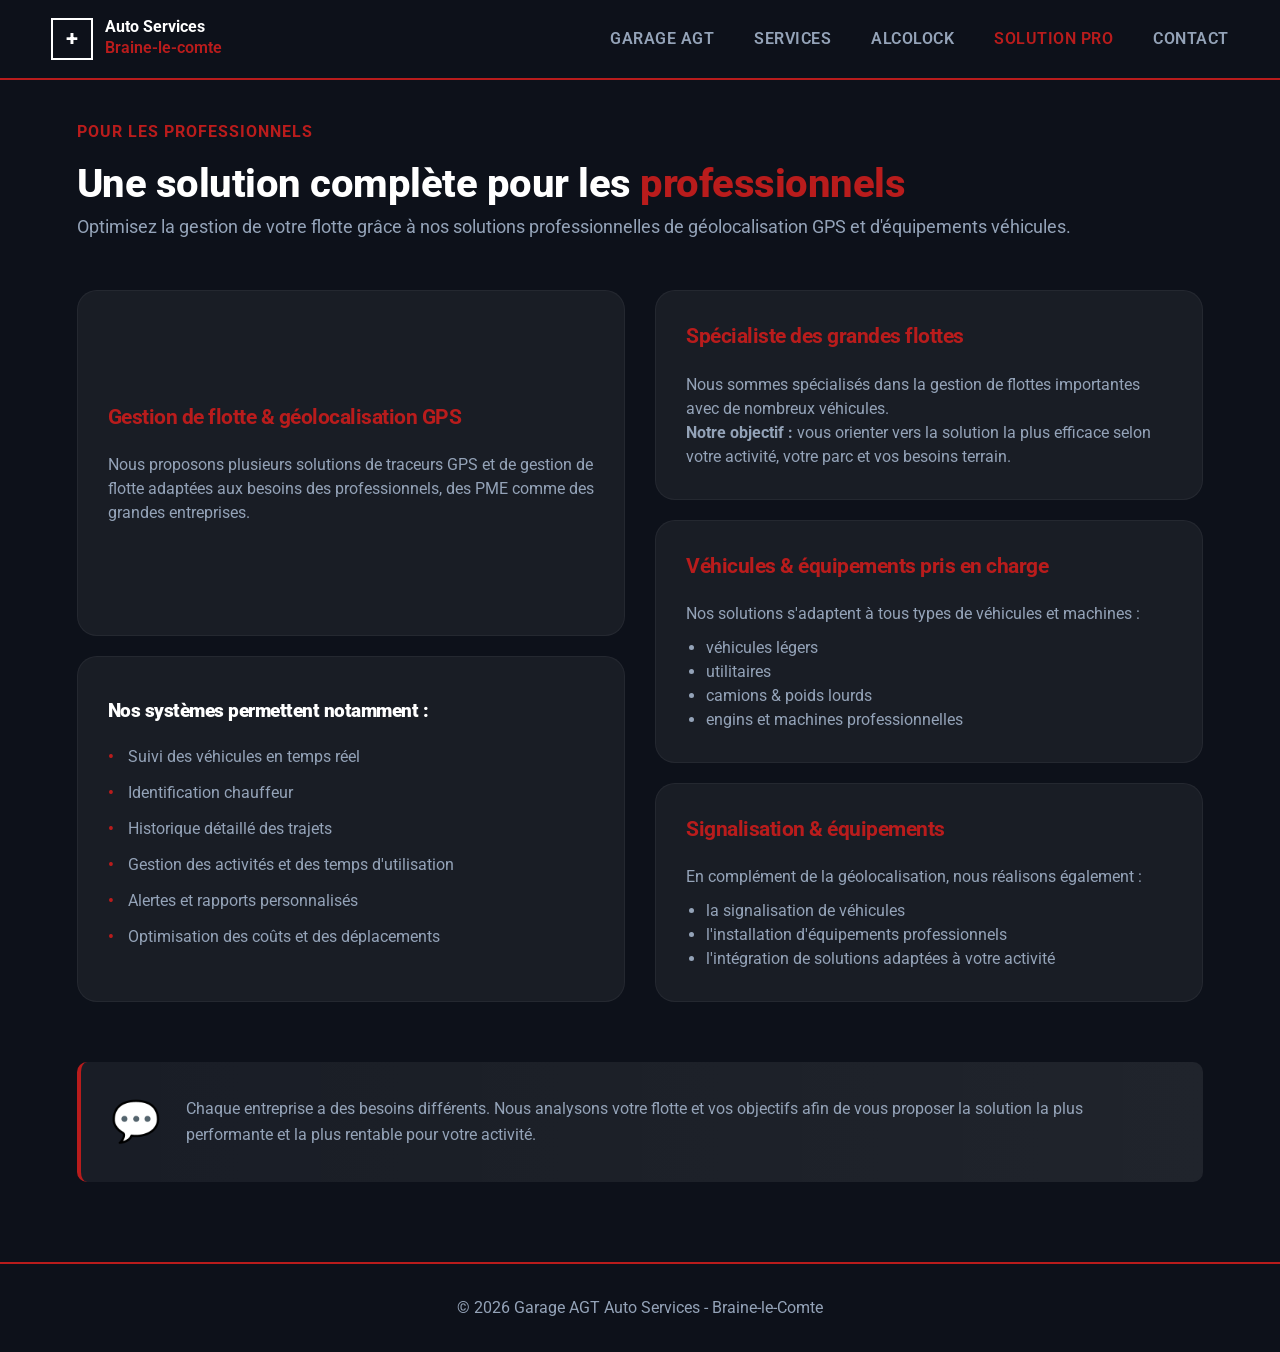
<file: solution-pro.html>
<!DOCTYPE html>
<html lang="fr">
<head>
    <meta charset="UTF-8">
    <meta name="viewport" content="width=device-width, initial-scale=1.0">
    <title>Nos Solutions Pro - Garage AGT</title>
    <link rel="stylesheet" href="style.css">
    <link href="https://fonts.googleapis.com/css2?family=Roboto:wght@300;400;700;900&display=swap" rel="stylesheet">
<body>

    <header>
        <div class="nav-container">
            <div class="brand">
                <div class="logo-box">+</div>
                <div class="brand-text">
                    <div class="brand-name">Auto Services</div>
                    <div class="brand-sub">Braine-le-comte</div>
                </div>
            </div>
            <div class="menu-toggle" id="mobile-menu">
            <span class="bar"></span>
            <span class="bar"></span>
            <span class="bar"></span>
        </div>
            <nav>
                <div class="mobile-nav-header">
                    <div class="brand">
                        <div class="logo-box">+</div>
                        <div class="brand-text">
                            <div class="brand-name">Auto Services</div>
                            <div class="brand-sub">Braine-le-comte</div>
                        </div>
                    </div>
                </div>
                <ul class="nav-list">
                    <li><a href="index.html">Garage AGT</a></li>
                    <li><a href="services.html">SERVICES</a></li>
                    <li><a href="alcolock.html">ALCOLOCK</a></li>
                    <li><a href="solution-pro.html" class="active">SOLUTION PRO</a></li>
                    <li><a href="contact.html">CONTACT</a></li>
                </ul>
            </nav>
        </div>
    </header>


    <main class="pro-page">
        <section class="pro-header">
            <span class="sub-title">Pour les professionnels</span>
            <h1>Une solution complète pour les <span>professionnels</span></h1>
            <p class="intro-text">Optimisez la gestion de votre flotte grâce à nos solutions professionnelles de géolocalisation GPS et d'équipements véhicules.</p>
        </section>

<section class="pro-grid">
    <div class="pro-column">
        <div class="pro-card">
            <h2 class="title-red">Gestion de flotte & géolocalisation GPS</h2>
            <p>Nous proposons plusieurs solutions de traceurs GPS et de gestion de flotte adaptées aux besoins des professionnels, des PME comme des grandes entreprises.</p>
        </div>

        <div class="pro-card">
            <h3>Nos systèmes permettent notamment :</h3>
            <ul class="pro-list">
                <li>Suivi des véhicules en temps réel</li>
                <li>Identification chauffeur</li>
                <li>Historique détaillé des trajets</li>
                <li>Gestion des activités et des temps d'utilisation</li>
                <li>Alertes et rapports personnalisés</li>
                <li>Optimisation des coûts et des déplacements</li>
            </ul>
        </div>
    </div>

    <div class="pro-column">
        <div class="pro-card">
            <h2 class="title-red">Spécialiste des grandes flottes</h2>
            <p>Nous sommes spécialisés dans la gestion de flottes importantes avec de nombreux véhicules.</p>
            <p><strong>Notre objectif :</strong> vous orienter vers la solution la plus efficace selon votre activité, votre parc et vos besoins terrain.</p>
        </div>

        <div class="pro-card">
            <h2 class="title-red">Véhicules & équipements pris en charge</h2>
            <p> Nos solutions s'adaptent à tous types de véhicules et machines :</p>
            <ul class="pro-list-simple">
                <li>véhicules légers</li>
                <li>utilitaires</li>
                <li>camions & poids lourds</li>
                <li>engins et machines professionnelles</li>
            </ul>
        </div>

        <div class="pro-card">
            <h2 class="title-red">Signalisation & équipements</h2>
            <p>En complément de la géolocalisation, nous réalisons également :</p>
            <ul class="pro-list-simple">
                <li>la signalisation de véhicules</li>
                <li>l'installation d'équipements professionnels</li>
                <li>l'intégration de solutions adaptées à votre activité</li>
            </ul>
        </div>
    </div>
</section>

        <section class="pro-footer-info">
            <div class="info-banner">
                <div class="info-icon">💬</div>
                <p>Chaque entreprise a des besoins différents. Nous analysons votre flotte et vos objectifs afin de vous proposer la solution la plus performante et la plus rentable pour votre activité.</p>
            </div>
        </section>
    </main>


<footer>
        <p>&copy; 2026 Garage AGT Auto Services - Braine-le-Comte</p>
    </footer>

<script>
document.addEventListener('DOMContentLoaded', function() {
    const btn = document.getElementById('mobile-menu');
    const nav = document.querySelector('.nav-container nav');

    if (btn && nav) {
        btn.addEventListener('click', function() {
            console.log("Bouton cliqué !"); // Si ça s'affiche en console, le JS est bon
            nav.classList.toggle('active');
            btn.classList.toggle('is-active');
        });
    } else {
        console.log("Erreur : Bouton ou Nav introuvable dans le HTML");
    }
});
</script>
</body>
</html>
</file>
<file: style.css>
/* style.css */

/* 1. RESET & BASE */
* {
    margin: 0;
    padding: 0;
    box-sizing: border-box;
    font-family: 'Roboto', sans-serif;
}

:root {
    --dark-bg: #0d111a;
    --red-accent: #b91c1c;
    --text-white: #ffffff;
    --text-gray: #94a3b8;
    --nav-height: 80px;
}

body {
    background-color: var(--dark-bg);
    color: var(--text-white);
    font-family: 'Roboto', sans-serif;
    line-height: 1.5;
    overflow-x: hidden;
    -webkit-font-smoothing: antialiased;
}

h1, h2, h3 {
    /* On garde Roboto mais on joue sur l'épaisseur (poids) */
    font-weight: 900; 
    letter-spacing: -0.5px;
}

p {
    font-weight: 400; /* Poids normal pour la lisibilité */
    color: var(--text-gray);
}

.sub-title {
    font-weight: 700; /* Plus épais pour les petits titres rouges */
    text-transform: uppercase;
}

/* 2. NAVIGATION */
header {
    height: var(--nav-height);
    display: flex;
    align-items: center;
    padding: 0 4%;
    border-bottom: 2px solid var(--red-accent);
    background-color: var(--dark-bg);
    position: fixed;
    width: 100%;
    top: 0;
    z-index: 1000;
}

.nav-container {
    width: 100%;
    display: flex;
    justify-content: space-between;
    align-items: center;
}

.brand {
    display: flex;
    align-items: center;
    gap: 12px;
}

.logo-box {
    width: 42px;
    height: 42px;
    border: 2px solid white;
    display: flex;
    align-items: center;
    justify-content: center;
    font-weight: bold;
    font-size: 1.4rem;
}

.brand-name {
    font-size: 1,4rem;
    font-weight: 700;
    line-height: 1.1;
}

.brand-sub {
    font-size: 1rem;
    color: var(--red-accent);
    font-weight: 600;
}

nav ul {
    display: flex;
    list-style: none;
    gap: 40px;
}

nav ul li a {
    text-decoration: none;
    color: var(--text-gray);
    font-size: 1rem;
    font-weight: 600;
    text-transform: uppercase;
    letter-spacing: 0.5px;
    transition: color 0.3s;
}

nav ul li a:hover, nav ul li a.active {
    color: var(--red-accent);
}

/* 3. HERO SECTION */
.hero {
    display: flex;
    min-height: 100vh;
    padding-top: var(--nav-height);
}

.hero-content {
    flex: 1;
    padding: 60px 6%;
    display: flex;
    flex-direction: column;
    justify-content: center;
}


.hero-content h1 {
    font-size: 4.2rem;
    font-weight: 900;
    line-height: 1.1;
    margin-bottom: 25px;
    max-width: 650px;
}

.hero-content h1 span {
    color: var(--red-accent);
}

.hero-content p {
    color: var(--text-gray);
    font-size: 1.05rem;
    max-width: 550px;
    margin-bottom: 40px;
    line-height: 1.6;
}

.hero-actions {
    display: flex;
    gap: 30px;
    margin-top: 40px;
    margin-bottom: 100px;
    justify-content: center;
}

.btn {
    padding: 15px 35px;
    border-radius: 50px;
    text-decoration: none;
    font-weight: 700;
    font-size: 0.9rem;
    transition: all 0.3s ease;
}

.btn-red {
    background-color: var(--red-accent);
    color: white;
}

.btn-red:hover {
    background-color: #991b1b;
    transform: scale(1.02);
}

.btn-outline {
    border: 1px solid #334155;
    color: var(--text-white);
}

.btn-outline:hover {
    border-color: var(--text-white);
    background: rgba(255,255,255,0.05);
}

/* 4. HERO VISUAL (Image Droite) */
.hero-visual {
    flex: 1;
    background: url('images/garage.avif');
    background-size: cover;
    background-position: center;
}

/* 5. STATS BAR */
.stats-bar {
    display: flex;
    width: 100%;
    justify-content: space-between;
    border-top: 2px solid #d7e0ee1d;
    padding-top: 25px;
    gap: 35px;
}

.stat-column {
    flex: 1; /* Chaque colonne prendra une part égale de l'espace disponible */
    text-align: left;
    padding: 0 10px;
}

.stat-column h3 {
    font-size: 1.4rem;
    font-weight: 800;
    margin-bottom: 2px;
}

.stat-column p {
    font-size: 0.75rem;
    color: var(--text-gray);
    text-transform: uppercase;
    font-weight: 600;
}

/* Footer */
footer {
    background: var(--dark-bg);
    color: var(--text-gray);
    text-align: center;
    padding: 2rem;
    border-top: 2px solid var(--red-accent);
}


/* --- STYLES PAGE SERVICES --- */

.services-page {
    padding-top: calc(var(--nav-height) + 60px);
    background-color: var(--dark-bg);
    min-height: 100vh;
    padding-bottom: 80px;
}

.services-header {
    text-align: left;
    padding: 0 6%;
    margin-bottom: 80px;
    margin-top: -20px;
}

.sub-title {
    color: var(--red-accent);
    font-weight: 700;
    text-transform: uppercase;
    font-size: 1,2rem;
    letter-spacing: 1px;
    display: block;
    margin-bottom: 10px;
}

.services-header h1 {
    font-size: 2.5rem;
    font-weight: 800;
    margin-bottom: 0px;
}

.intro-text {
    color: var(--text-gray);
    font-size: 1.1rem;
}

.services-grid-page {
    display: flex;
    justify-content: space-between;
    flex-wrap: wrap;
    padding: 0 6%;
    gap: 40px;
}

.service-item {
    flex: 0 0 calc(33.33% - 40px);
    text-align: center;
    display: flex;
    flex-direction: column;
    align-items: center;
    margin-bottom: 40px;
}

.image-circle {
    width: 200px;
    height: 200px;
    border-radius: 50%;
    overflow: hidden;
    margin-bottom: 30px;
    border: 3px solid transparent;
    transition: border-color 0.3s;
}

.service-item:hover .image-circle {
    border-color: var(--red-accent);
}

.image-circle img {
    width: 100%;
    height: 100%;
    object-fit: cover;
}

.service-item h3 {
    font-size: 1.6rem;
    font-weight: 800;
    margin-bottom: 20px;
}

.service-item p {
    color: var(--text-gray);
    font-size: 0.95rem;
    line-height: 1.6;
    margin-bottom: 20px;
    max-width: 300px;
}

.link-more {
    color: var(--red-accent);
    text-decoration: none;
    font-weight: 700;
    font-size: 0.9rem;
    border-bottom: 1px solid transparent;
    transition: border-bottom 0.3s;
}

.link-more:hover {
    border-bottom: 1px solid var(--red-accent);
}

/* --- STYLES PAGE CONTACT --- */

.contact-page {
    padding-top: calc(var(--nav-height) + 60px);
    padding-bottom: 100px;
    background-color: var(--dark-bg);
    min-height: 100vh;
}

.contact-header {
    padding: 0 6%;
    margin-bottom: 50px;
    margin-top: -20px;
}

.contact-header h1 {
    font-size: 2.5rem;
    font-weight: 900;
    margin-bottom: 0px;
}

.contact-grid {
    display: flex;
    justify-content: center;
    gap: 40px;
    padding: 0 6%;
    flex-wrap: wrap;
    margin-top: -10px;
}

/* Style des Cartes (DA Capture) */
.contact-card {
    background: rgba(30, 41, 59, 0.5); /* Bleu ardoise semi-transparent */
    padding: 40px;
    padding-top: 20px;
    padding-bottom: 20px;
    border-radius: 30px;
    flex: 1;
    min-width: 350px;
    max-width: 550px;
    border: 1px solid rgba(255, 255, 255, 0.05);
}

.contact-card h2 {
    font-size: 1.8rem;
    color: var(--text-gray);
    font-weight: 300; /* Look "Light" comme sur la capture */
    margin-bottom: 30px;
}

/* Liste Coordonnées */
.contact-info-list {
    list-style: none;
}

.contact-info-list li {
    display: flex;
    align-items: flex-start;
    gap: 15px;
    margin-bottom: 25px;
    font-size: 1rem;
}

.contact-info-list a {
    color: var(--text-white);
    text-decoration: none;
    transition: color 0.3s;
}

.contact-info-list a:hover {
    color: var(--red-accent);
}

/* Tableau des Horaires */
.hours-table {
    width: 100%;
    border-collapse: collapse;
}

.hours-table td {
    padding: 7px 0;
    font-size: 1rem;
    border-bottom: 1px solid rgba(255, 255, 255, 0.05);
}

.hours-table td:last-child {
    text-align: right;
    font-weight: 300;
}

.hours-table tr:last-child td {
    border-bottom: none;
}

.closed td {
    color: var(--red-accent);
}

.map-section {
    padding: 0 6%;
    margin-top: 50px;
    width: 100%;
}

.map-section iframe {
    width: 100%;
    display: block;
    border-radius: 30px; /* On garde les mêmes arrondis que vos cartes contact */
    box-shadow: 0 10px 30px rgba(0, 0, 0, 0.5);
    filter: grayscale(0.5) invert(0.9) hue-rotate(180 base) brightness(0.8); /* ASTUCE : Rend la carte un peu plus sombre pour coller à la DA */
    transition: filter 0.3s ease;
}

/* Quand on passe la souris sur la carte, elle reprend ses couleurs normales */
.map-section iframe:hover {
    filter: none;
}

/* --- STYLES PAGE DEVIS (PLEINE LARGEUR) --- */

.devis-full-page {
    min-height: 100vh;
    display: flex;
    align-items: center;
    justify-content: center;
    background-color: var(--dark-bg);
    padding: 0 6%;
    padding-top: var(--nav-height);
    text-align: center; /* On centre tout pour un look plus "Hero" */
}

.devis-hero {
    max-width: 800px;
    width: 100%;
    margin-top: -100px;
}

.devis-hero h1 {
    font-size: 4rem;
    margin-bottom: 20px;
}

.devis-hero h1 span {
    color: var(--red-accent);
}

.devis-intro-text {
    color: var(--text-gray);
    font-size: 1.2rem;
    margin-bottom: 50px;
    line-height: 1.6;
}

.devis-intro-text strong {
    color: var(--red-accent);
}

.contact-boxes-wrapper {
    display: flex;
    gap: 30px;
    justify-content: center;
    flex-wrap: wrap;
    margin-top: 40px;
}

.contact-box-link {
    text-decoration: none;
    color: inherit;
    flex: 1;
    min-width: 300px;
    max-width: 400px;
}

.contact-box {
    background: rgba(255, 255, 255, 0.05);
    border: 1px solid rgba(255, 255, 255, 0.1);
    border-radius: 20px;
    padding: 30px;
    display: flex;
    align-items: center;
    gap: 20px;
    text-align: left;
    transition: all 0.3s ease;
}

.contact-box:hover {
    background: rgba(185, 28, 28, 0.1); /* Teinte rouge au survol */
    border-color: var(--red-accent);
    transform: translateY(-5px);
}

.contact-box .icon-circle {
    font-size: 2rem;
}

.box-text strong {
    display: block;
    font-size: 1.3rem;
    margin-bottom: 5px;
}

.box-text span {
    color: var(--text-gray);
    font-size: 0.9rem;
}

/* --- STYLES PAGE ALCOLOCK --- */

.alcolock-page {
    padding: calc(var(--nav-height) + 60px) 6% 80px;
    background-color: var(--dark-bg);
}

.alcolock-header {
    margin-bottom: 60px;
    margin-top: -20px;
}

.badge-red {
    background-color: var(--red-accent);
    color: white;
    padding: 6px 15px;
    border-radius: 50px;
    font-size: 0.85rem;
    display: inline-block;
    margin-bottom: 20px;
}

.alcolock-grid {
    display: flex;
    gap: 30px;
    margin-top: -10px;
    margin-bottom: 30px;
}

.alcolock-card {
    flex: 1;
    padding: 40px;
    padding-top: 30px;
    padding-bottom: 30px;
    border-radius: 30px;
    display: flex;
    flex-direction: column;
}

.alcolock-card h2 {
    font-size: 2rem;
    margin: 15px 0;
}

.card-type {
    font-size: 0.8rem;
    text-transform: uppercase;
    opacity: 0.7;
}

/* Carte Préventif (Sombre) */
.card-dark {
    background: rgba(255, 255, 255, 0.03);
    border: 1px solid rgba(255, 255, 255, 0.1);
}

/* Carte Judiciaire (Rouge) */
.card-red {
    background-color: var(--red-accent);
    color: white;
}

/* Tags */
.tags-container {
    display: flex;
    flex-wrap: wrap;
    gap: 10px;
    margin: 25px 0 35px;
}

.tag {
    background: rgba(255, 255, 255, 0.1);
    padding: 5px 12px;
    border-radius: 8px;
    font-size: 0.85rem;
}

.tag-glass {
    background: rgba(255, 255, 255, 0.2);
    padding: 5px 12px;
    border-radius: 8px;
    font-size: 0.85rem;
    border: 1px solid rgba(255, 255, 255, 0.1);
}

/* Boutons spécifiques */
.btn-white {
    background-color: white;
    color: var(--red-accent);
    text-align: center;
    text-decoration: none;
    padding: 15px;
    border-radius: 10px;
    font-weight: 700;
}

.btn-outline-white {
    border: 1px solid rgba(255, 255, 255, 0.3);
    color: white;
    text-align: center;
    text-decoration: none;
    padding: 15px;
    border-radius: 10px;
}

/* Footer / Warning */
.warning-box {
    background: rgba(255, 255, 255, 0.03);
    border-left: 4px solid var(--red-accent);
    padding: 30px;
    border-radius: 10px;
    display: flex;
    align-items: center;
    gap: 20px;
    margin-bottom: -20px;
}

.warning-icon { font-size: 2rem; }


/* --- STYLES PAGE SOLUTIONS PRO --- */

.pro-page {
    padding: calc(var(--nav-height) + 60px) 6% 80px;
    background-color: var(--dark-bg);
}

.pro-header {
    margin-bottom: 50px;
    margin-top: -20px;
}

.pro-header h1 {
    font-size: 2.5rem;
    font-weight: 800;
    margin-bottom: 0px;
}

.pro-header h1 span {
    color: var(--red-accent);
}

.pro-intro {
    color: var(--red-accent);
    font-weight: 500;
    font-size: 1.1rem;
    line-height: 1.4;
    margin-top: 15px;
}

.pro-grid {
    display: flex;
    gap: 30px;
    align-items: stretch; /* Les colonnes gardent la même hauteur totale */
    margin-top: 40px;
}

.pro-column {
    flex: 1;
    display: flex;
    flex-direction: column;
    justify-content: space-between; /* Aligne parfaitement les blocs en haut et en bas */
    gap: 20px; /* Espace minimum entre les blocs si le contenu grandit */
}

.pro-card {
    background: rgba(255, 255, 255, 0.05);
    padding: 30px;
    border-radius: 20px;
    border: 1px solid rgba(255, 255, 255, 0.05);
    width: 100%;
    flex: 1; 
    display: flex;
    flex-direction: column;
    justify-content: center;

}

/* Optionnel : un petit effet au survol pour rendre la grille interactive */
.pro-card:hover {
    background: rgba(255, 255, 255, 0.08);
    border-color: rgba(255, 255, 255, 0.2);
    transition: all 0.3s ease;
}

.title-red {
    color: var(--red-accent);
    font-size: 1.3rem;
    font-weight: 700;
    margin-bottom: 20px;
}

.mt-30 { margin-top: 30px; }

/* Listes */
.pro-list {
    list-style: none;
    margin-top: 20px;
}

.pro-list li {
    position: relative;
    padding-left: 20px;
    margin-bottom: 12px;
    color: var(--text-gray);
}

.pro-list li::before {
    content: "•";
    color: var(--red-accent);
    position: absolute;
    left: 0;
    font-weight: bold;
}

.pro-list-simple {
    list-style: disc;
    margin-left: 20px;
    color: var(--text-gray);
    margin-top: 10px;
}

.pro-card highlight-card p {
    color: var(--text-gray);
    font-size: 1rem;
    line-height: 1.6;
}

/* Bandeau Bas */
.pro-footer-info {
    margin-top: 60px;
}

.info-banner {
    background: linear-gradient(90deg, rgba(255,255,255,0.05) 0%, rgba(255,255,255,0.08) 100%);
    border-left: 4px solid var(--red-accent);
    padding: 30px;
    border-radius: 10px;
    display: flex;
    align-items: center;
    gap: 25px;
}

.info-icon { font-size: 2.5rem; }

.info-banner p {
    color: var(--text-gray);
    font-size: 1rem;
    line-height: 1.6;
}


/* --- STYLES PAGE DIAGNOSTIC --- */

.diag-page {
    padding: calc(var(--nav-height) + 60px) 6% 100px;
    background-color: var(--dark-bg);
}

.diag-header {
    text-align: center;
    margin-bottom: 80px;
}

.diag-header h1 span {
    color: var(--red-accent);
}

.diag-intro {
    max-width: 700px;
    margin: 20px auto 0;
    color: var(--text-gray);
    font-size: 1.1rem;
}

.diag-grid {
    display: flex;
    flex-direction: column;
    gap: 40px;
    max-width: 1000px;
    margin: 0 auto;
}

.diag-card {
    display: flex;
    background: rgba(255, 255, 255, 0.03);
    border-radius: 20px;
    overflow: hidden;
    border: 1px solid rgba(255, 255, 255, 0.05);
    min-height: 300px;
}

.card-reverse {
    flex-direction: row-reverse;
}

.diag-content {
    flex: 1;
    padding: 40px;
    display: flex;
    flex-direction: column;
    justify-content: center;
}

.diag-image {
    flex: 1;
    background-size: cover;
    background-position: center;
    min-height: 300px;
    filter: grayscale(0.5) brightness(0.7); /* Pour le look technique sombre */
    transition: filter 0.4s ease;
}

.diag-card:hover .diag-image {
    filter: grayscale(0) brightness(1);
}

/* Images factices (à remplacer par vos vraies photos) */
.img-voyant { background-image: url('images/voyant.png'); }
.img-recherche { background-image: url('images/pannes.png'); }
.img-tableau { background-image: url('images/voyants.png'); }
.img-engine { background-image: url('images/controle.png'); }

.diag-cta {
    text-align: center;
    margin-top: 80px;
}

.btn-red {
    background: var(--red-accent);
    color: white;
    padding: 18px 40px;
    border-radius: 10px;
    text-decoration: none;
    font-weight: 700;
    text-transform: uppercase;
    transition: background 0.3s;
}

.btn-red:hover {
    background: #991b1b;
}

/* --- STYLES PAGE MÉCANIQUE --- */

.mecanique-page {
    padding: calc(var(--nav-height) + 60px) 6% 100px;
    background-color: var(--dark-bg);
}

.mecanique-header {
    text-align: center;
    margin-bottom: 80px;
}

.mecanique-header h1 span {
    color: var(--red-accent);
}

.mecanique-intro {
    max-width: 800px;
    margin: 20px auto 0;
    color: var(--text-white);
    line-height: 1.6;
}

/* Grille de cartes */
.mecanique-grid {
    display: grid;
    grid-template-columns: repeat(auto-fit, minmax(300px, 1fr));
    gap: 40px;
    margin-bottom: 100px;
}

.meca-card {
    background: rgba(255, 255, 255, 0.05);
    border: 1px solid rgba(255, 255, 255, 0.1);
    padding: 40px 30px;
    border-radius: 20px;
    text-align: center;
    transition: transform 0.3s ease, border-color 0.3s ease;
}

.meca-card:hover {
    transform: translateY(-10px);
    border-color: var(--red-accent);
}

/* Les cercles images (reproduction capture) */
.meca-circle {
    width: 120px;
    height: 120px;
    background-color: #333;
    border-radius: 50%;
    margin: 0 auto 25px;
    border: 3px solid rgba(255, 255, 255, 0.1);
    background-size: cover;
    background-position: center;
}

.meca-card h2 {
    color: var(--red-accent);
    font-size: 1.4rem;
    margin-bottom: 15px;
    font-weight: 700;
}

.meca-card p {
    color: var(--text-gray);
    font-size: 0.95rem;
    line-height: 1.5;
}

/* Section "Pourquoi nous choisir" */
.mecanique-pourquoi {
    text-align: center;
    max-width: 900px;
    margin: 0 auto;
    padding: 60px;
    background: rgba(255, 255, 255, 0.02);
    border-radius: 30px;
}

.mecanique-pourquoi h2 span {
    color: var(--red-accent);
}

.check-list {
    list-style: none;
    display: inline-block;
    text-align: left;
    margin: 40px 0;
}

.check-list li {
    font-size: 1.1rem;
    margin-bottom: 15px;
    padding-left: 30px;
    position: relative;
}

.check-list li::before {
    content: "•";
    color: var(--red-accent);
    font-weight: bold;
    font-size: 1.5rem;
    position: absolute;
    left: 0;
    top: -5px;
}

.footer-text {
    color: var(--text-gray);
    margin-bottom: 40px;
}

/* Images (Option CSS) */
.img-entretien { background-image: url('images/meca-entretien.png'); }
.img-freins { background-image: url('images/meca-freins.png'); }
.img-distribution { background-image: url('images/meca-distribution.png'); }
.img-diag { background-image: url('images/meca-diag.png'); }
.img-pneus { background-image: url('images/meca-pneus.png'); }
.img-batterie { background-image: url('images/meca-batterie.png'); }

/* --- STYLES PAGE CLÉS --- */

.cle-page {
    padding-top: var(--nav-height);
    background-color: var(--dark-bg);
}

.cle-header {
    text-align: center;
    padding: 60px 6%;
}

.cle-header h1 span {
    color: var(--red-accent);
}

.cle-section {
    border-top: 1px solid rgba(255, 255, 255, 0.05);
}

.cle-grid {
    display: flex;
    align-items: stretch;
    min-height: 250px;
}

.grid-reverse {
    flex-direction: row-reverse;
}

.cle-image {
    flex: 0 0 40%; /* L'image ne prend plus que 40% de la largeur au lieu de 50% */
    background-size: cover;
    background-position: center;
    /* Optionnel : ajouter un arrondi ou une marge pour ne pas que l'image touche les bords */
    margin: 20px;
    border-radius: 15px;
}

.cle-content {
    flex: 1;
    padding: 60px 8%;
    display: flex;
    flex-direction: column;
    justify-content: center;
}

.cle-content p {
    color: var(--text-gray);
    line-height: 1.8;
    font-size: 1.05rem;
}

/* Images spécifiques basées sur vos captures */
.img-logos-auto { background-image: url('images/cles1.png'); } /* Capture 5 */
.img-marques-grid { background-image: url('images/cles2.png'); } /* Capture 6 */
.img-taillage { background-image: url('images/cles3.png'); } /* Capture 7 */

/* Section Pourquoi nous choisir */
.cle-pourquoi {
    padding: 80px 6%;
    text-align: center;
    background: rgba(255, 255, 255, 0.02);
}

.container-narrow {
    max-width: 800px;
    margin: 0 auto;
}

.check-list-pro {
    list-style: none;
    padding: 0;
    margin: 40px 0;
    display: grid;
    grid-template-columns: 1fr 1fr; /* Deux colonnes sur PC */
    gap: 15px;
    text-align: left;
}

.check-list-pro li::before {
    content: "✓";
    color: var(--red-accent);
    margin-right: 15px;
    font-weight: bold;
}

.location-note {
    color: var(--red-accent);
    margin-bottom: 30px;
    font-weight: 500;
}

/* --- STYLES PAGE DASHCAM --- */

.dash-page {
    padding-top: var(--nav-height);
    background-color: var(--dark-bg);
}

.dash-header {
    text-align: center;
    padding: 60px 6% 20px;
}

.dash-header h1 span {
    color: var(--red-accent);
}

.dash-sub {
    color: var(--text-gray);
    margin-top: 10px;
    font-size: 1.1rem;
}

/* Image Héro réduite */
.dash-hero {
    display: flex;
    justify-content: center;
    padding: 0 6%;
    margin-bottom: 50px;
}

.dash-hero-img {
    width: 100%;
    max-width: 800px; /* Taille limitée pour ne pas envahir l'écran */
    height: 350px;
    border-radius: 20px;
    background-image: url('images/dashcam2.png'); /* Capture 10 */
    background-size: cover;
    background-position: center;
    border: 1px solid rgba(255, 255, 255, 0.1);
}

.dash-intro-text {
    max-width: 800px;
    margin: 0 auto 60px;
    padding: 0 6%;
    text-align: center;
    line-height: 1.8;
    color: var(--text-white);
}

/* Grille de détails */
.dash-details-grid {
    display: grid;
    grid-template-columns: 1fr 1fr;
    gap: 30px;
    padding: 0 6% 80px;
    max-width: 1100px;
    margin: 0 auto;
}

.dash-detail-item {
    background: rgba(255, 255, 255, 0.03);
    padding: 40px;
    border-radius: 20px;
    border: 1px solid rgba(255, 255, 255, 0.05);
}

.dash-list {
    margin-top: 20px;
    list-style: none;
}

.dash-list li {
    margin-bottom: 10px;
    padding-left: 20px;
    position: relative;
    color: var(--text-gray);
}

.dash-list li::before {
    content: "•";
    color: var(--red-accent);
    position: absolute;
    left: 0;
}

.dash-cta {
    text-align: center;
    padding-bottom: 100px;
}

/* --- RESPONSIVE HEADER --- */

/* Cache les éléments mobiles par défaut sur PC */
.menu-toggle, .mobile-nav-header {
    display: none;
}

.menu-toggle .bar {
    width: 30px;
    height: 3px;
    background-color: white;
    transition: 0.3s;
    border-radius: 3px;
}


/* ============================================================
   1. GRANDS ÉCRANS / TABLETTES PAYSAGE (Point de rupture : 1024px)
   ============================================================ */
@media (max-width: 1024px) {
    .hero { flex-direction: column; }
    .hero-visual { height: 400px; order: -1; width: 100%; }
    .hero-content { padding: 40px 5%; text-align: center; align-items: center; }
    .hero-actions { justify-content: center; }
    .stats-bar { justify-content: center; }
}

/* ============================================================
   2. LE MENU BURGER (Point de rupture : 992px)
   Tout ce qui concerne la navigation mobile se gère ICI UNIQUEMENT.
   ============================================================ */
@media (max-width: 992px) {
    /* Cache le menu horizontal classique */
    nav ul.nav-list:not(.active ul) { 
        display: none !important; 
    }

    /* Affiche le bouton Burger */
    .menu-toggle {
        display: flex !important;
        flex-direction: column;
        gap: 6px;
        z-index: 10000;
        cursor: pointer;
    }

    /* Le panneau latéral qui s'ouvre */
    .nav-container nav {
        display: flex !important;
        position: fixed;
        top: 0;
        right: -100%; /* Caché par défaut */
        width: 100%;
        height: 100vh;
        background: radial-gradient(circle at top right, #1a1f2c, #0a0e17);
        z-index: 9999;
        transition: all 0.5s cubic-bezier(0.77, 0.2, 0.05, 1.0);
        flex-direction: column;
        justify-content: flex-start;
        align-items: center;
        padding-top: 20px;
    }

    .nav-container nav.active {
        right: 0 !important;
    }

    /* Logo interne au menu */
    .mobile-nav-header {
        display: flex !important;
        width: 100%;
        padding: 20px 0 40px 0;
        justify-content: center;
        border-bottom: 1px solid rgba(255, 255, 255, 0.1);
        margin-bottom: 30px;
        background: rgba(255, 255, 255, 0.02);
    }

    .nav-list {
        display: flex !important;
        flex-direction: column !important;
        width: 80%;
        padding: 0;
        gap: 10px;
    }

    .nav-list li {
        list-style: none;
        border-bottom: 1px solid rgba(255, 255, 255, 0.05);
    }

    .nav-list li a {
        display: block;
        padding: 15px 0;
        color: #ffffff !important;
        font-size: 1.2rem;
        font-weight: 700;
        text-transform: uppercase;
        text-align: center;
    }

    /* Animation du burger en X */
    .menu-toggle.is-active .bar:nth-child(2) { opacity: 0; }
    .menu-toggle.is-active .bar:nth-child(1) { transform: translateY(9px) rotate(45deg); }
    .menu-toggle.is-active .bar:nth-child(3) { transform: translateY(-9px) rotate(-45deg); }
}

/* ============================================================
   3. ADAPTATION DES GRILLES (Point de rupture : 900px)
   ============================================================ */
@media (max-width: 900px) {
    .services-grid-page, 
    .alcolock-grid, 
    .pro-grid { 
        flex-direction: column; 
        align-items: center;
    }
    .service-item { margin-bottom: 40px; }
}

/* ============================================================
   4. SMARTPHONES & PETITES TABLETTES (Point de rupture : 768px - 850px)
   ============================================================ */
@media (max-width: 850px) {
    .contact-grid, 
    .cle-grid, 
    .grid-reverse,
    .dash-details-grid { 
        flex-direction: column; 
        align-items: center; 
    }
    .contact-card { width: 100%; }
    .check-list-pro { grid-template-columns: 1fr; }
    .diag-card, .card-reverse { flex-direction: column; }
    .diag-image { height: 200px; width: 100%; }
    .dash-hero-img { height: 250px; }
}

@media (max-width: 768px) {
    .hero-actions { flex-direction: column; align-items: center; }
    .btn { width: 100%; max-width: 300px; }
}

@media (max-width: 600px) {
    .devis-hero h1 { font-size: 2.5rem; }
    .contact-boxes-wrapper { flex-direction: column; }
}
</file>
